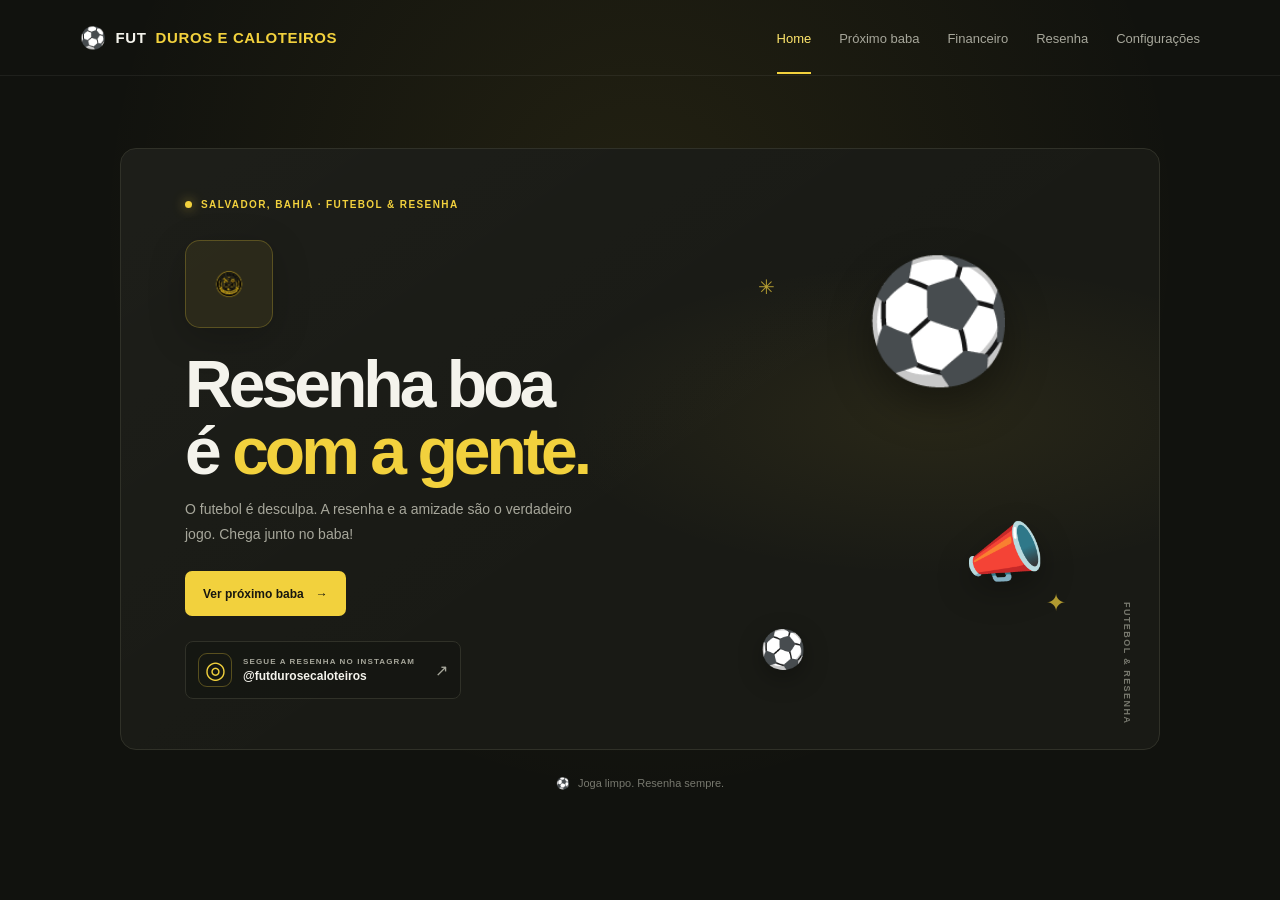
<file: index.html>
<!DOCTYPE html>
<html lang="pt-BR">
<head>
    <meta charset="UTF-8">
    <meta name="viewport" content="width=device-width, initial-scale=1.0">
    <meta name="theme-color" content="#11120e">
    <title>Fut Duros e Caloteiros</title>
    <link rel="stylesheet" href="style.css">
</head>
<body>
    <nav class="menu-navegacao" aria-label="Navegação principal">
        <a class="marca" href="index.html" aria-current="page"><span class="marca-bola" aria-hidden="true">⚽</span> FUT <strong>DUROS E CALOTEIROS</strong></a>
        <div class="links-navegacao">
            <a class="ativo" href="index.html" aria-current="page">Home</a>
            <a href="proximobaba.html">Próximo baba</a>
            <a href="financeiro.html">Financeiro</a>
            <a href="resenha.html">Resenha</a>
            <a href="configurações.html">Configurações</a>
        </div>
    </nav>

    <main class="conteudo-principal">
        <section class="painel-entrada" aria-labelledby="titulo-principal">
            <div class="decoracoes-futebol" aria-hidden="true">
                <span class="objeto-futebol bola-flutuante">⚽</span>
                <span class="objeto-futebol apito-flutuante">📣</span>
                <span class="objeto-futebol bola-pequena">⚽</span>
                <span class="brilho brilho-um">✳</span>
                <span class="brilho brilho-dois">✦</span>
            </div>

            <div class="conteudo-painel">
                <p class="sobretitulo"><span class="ponto-ao-vivo" aria-hidden="true"></span> SALVADOR, BAHIA · FUTEBOL & RESENHA</p>
                <div class="logo-container">
                    <img src="assets/logo.png" alt="Escudo do time Fut Duros e Caloteiros" class="logo">
                </div>
                <h1 id="titulo-principal">Resenha boa<br>é <span>com a gente.</span></h1>
                <p class="introducao">O futebol é desculpa. A resenha e a amizade são o verdadeiro jogo. Chega junto no baba!</p>
                <a class="botao botao-amarelo" href="proximobaba.html">Ver próximo baba <span aria-hidden="true">→</span></a>
                <a class="link-instagram" href="https://www.instagram.com/futdurosecaloteiros/" target="_blank" rel="noopener noreferrer" aria-label="Acompanhe Fut Duros e Caloteiros no Instagram: @futdurosecaloteiros">
                    <span class="icone-instagram" aria-hidden="true">◎</span>
                    <span class="texto-instagram"><span class="rotulo-instagram">SEGUE A RESENHA NO INSTAGRAM</span><strong>@futdurosecaloteiros</strong></span>
                    <span class="seta-instagram" aria-hidden="true">↗</span>
                </a>
            </div>

            <div class="etiqueta-vertical" aria-hidden="true">FUTEBOL & RESENHA</div>
        </section>

        <footer class="rodape-pagina"><span aria-hidden="true">⚽</span> Joga limpo. Resenha sempre.</footer>


    </main>
</body>
</html>
</file>
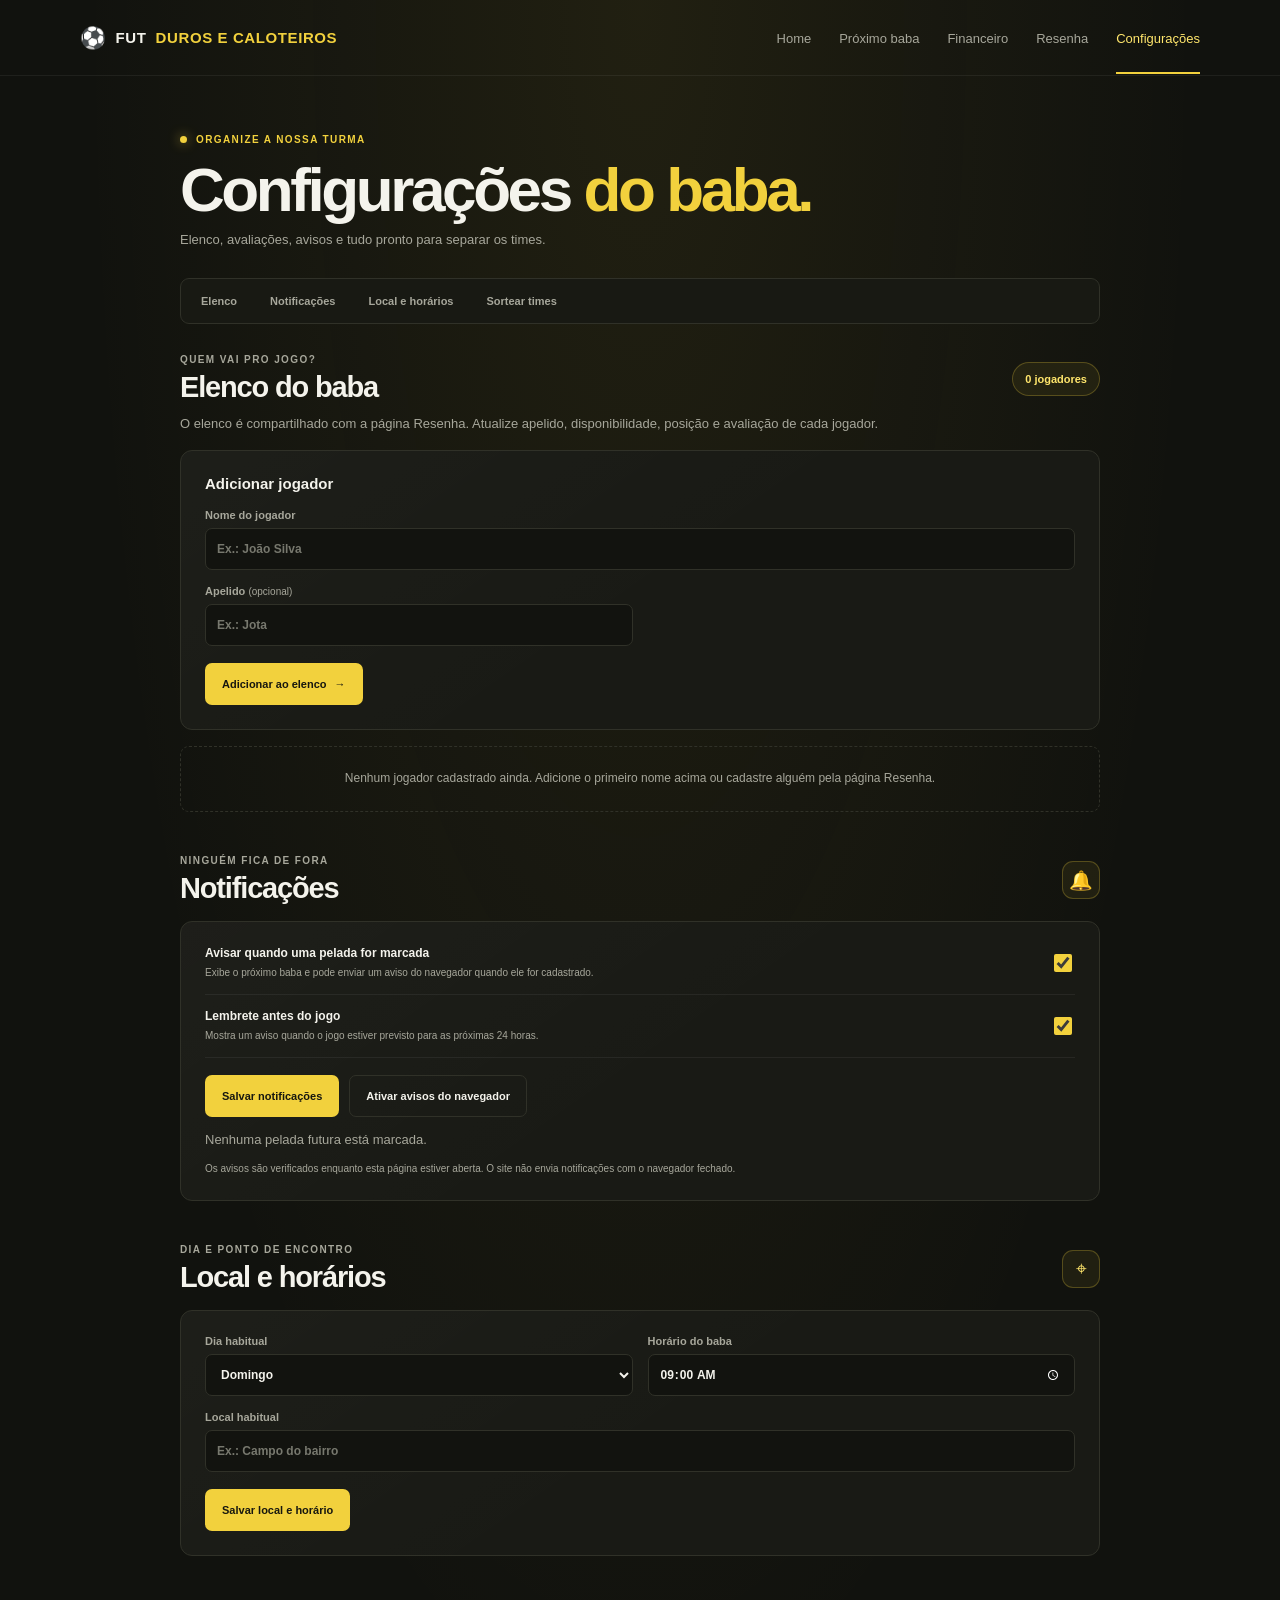
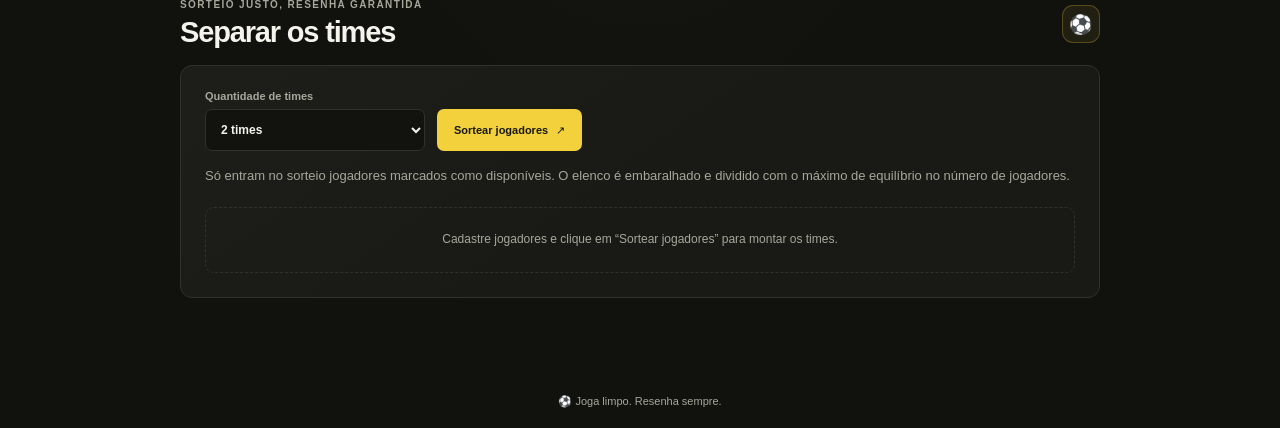
<file: configurações.html>
<!DOCTYPE html>
<html lang="pt-BR">
<head>
    <meta charset="UTF-8">
    <meta name="viewport" content="width=device-width, initial-scale=1.0">
    <meta name="theme-color" content="#11120e">
    <meta name="description" content="Configure o elenco, as notificações e os horários do Fut Duros e Caloteiros.">
    <title>Configurações | Fut Duros e Caloteiros</title>
    <link rel="stylesheet" href="configuracoes.css">
    <script src="configuracoes.js" defer></script>
</head>
<body>
    <nav class="menu-navegacao" aria-label="Navegação principal">
        <a class="marca" href="index.html"><span class="marca-bola" aria-hidden="true">⚽</span> FUT <strong>DUROS E CALOTEIROS</strong></a>
        <div class="links-navegacao">
            <a href="index.html">Home</a>
            <a href="proximobaba.html">Próximo baba</a>
            <a href="financeiro.html">Financeiro</a>
            <a href="resenha.html">Resenha</a>
            <a class="ativo" href="configurações.html" aria-current="page">Configurações</a>
        </div>
    </nav>

    <main class="conteudo-principal">
        <header class="cabecalho-pagina">
            <p class="sobretitulo"><span class="ponto-ao-vivo" aria-hidden="true"></span> ORGANIZE A NOSSA TURMA</p>
            <h1>Configurações <span>do baba.</span></h1>
            <p class="introducao">Elenco, avaliações, avisos e tudo pronto para separar os times.</p>
        </header>
        <p id="aviso-aplicacao" class="aviso-aplicacao" role="status" aria-live="polite"></p>

        <nav class="atalhos-configuracoes" aria-label="Seções de configurações">
            <a href="#elenco">Elenco</a>
            <a href="#notificacoes">Notificações</a>
            <a href="#agenda">Local e horários</a>
            <a href="#sorteio">Sortear times</a>
        </nav>

        <section id="elenco" class="secao-configuracoes" aria-labelledby="titulo-elenco">
            <div class="cabecalho-secao">
                <div>
                    <p class="rotulo">QUEM VAI PRO JOGO?</p>
                    <h2 id="titulo-elenco">Elenco do baba</h2>
                </div>
                <span id="total-jogadores" class="etiqueta-contagem">0 jogadores</span>
            </div>
            <p class="texto-apoio">O elenco é compartilhado com a página Resenha. Atualize apelido, disponibilidade, posição e avaliação de cada jogador.</p>

            <form id="formulario-jogador" class="cartao formulario-jogador">
                <h3>Adicionar jogador</h3>
                <div class="grade-campos">
                    <label class="campo campo-amplo">
                        <span>Nome do jogador</span>
                        <input id="nome-jogador" name="name" type="text" maxlength="50" autocomplete="name" placeholder="Ex.: João Silva" required>
                    </label>
                    <label class="campo">
                        <span>Apelido <small>(opcional)</small></span>
                        <input id="apelido-jogador" name="nickname" type="text" maxlength="30" placeholder="Ex.: Jota">
                    </label>
                </div>
                <div class="acoes-formulario">
                    <button class="botao botao-amarelo" type="submit">Adicionar ao elenco <span aria-hidden="true">→</span></button>
                </div>
            </form>

            <div id="lista-jogadores" class="lista-jogadores"></div>
            <p id="elenco-vazio" class="estado-vazio" hidden>Nenhum jogador cadastrado ainda. Adicione o primeiro nome acima ou cadastre alguém pela página Resenha.</p>
        </section>

        <section id="notificacoes" class="secao-configuracoes" aria-labelledby="titulo-notificacoes">
            <div class="cabecalho-secao">
                <div>
                    <p class="rotulo">NINGUÉM FICA DE FORA</p>
                    <h2 id="titulo-notificacoes">Notificações</h2>
                </div>
                <span class="icone-secao" aria-hidden="true">🔔</span>
            </div>
            <form id="formulario-notificacoes" class="cartao formulario-configuracoes">
                <label class="opcao-notificacao">
                    <span><strong>Avisar quando uma pelada for marcada</strong><small>Exibe o próximo baba e pode enviar um aviso do navegador quando ele for cadastrado.</small></span>
                    <input id="notificar-novo-jogo" type="checkbox">
                </label>
                <label class="opcao-notificacao">
                    <span><strong>Lembrete antes do jogo</strong><small>Mostra um aviso quando o jogo estiver previsto para as próximas 24 horas.</small></span>
                    <input id="notificar-lembrete" type="checkbox">
                </label>
                <div class="acoes-formulario">
                    <button class="botao botao-amarelo" type="submit">Salvar notificações</button>
                    <button id="botao-permissao-notificacao" class="botao botao-contorno" type="button">Ativar avisos do navegador</button>
                </div>
                <p id="status-permissao-notificacao" class="texto-apoio texto-status" aria-live="polite"></p>
                <p id="resumo-notificacoes" class="texto-apoio texto-status" aria-live="polite"></p>
                <p class="nota-local">Os avisos são verificados enquanto esta página estiver aberta. O site não envia notificações com o navegador fechado.</p>
            </form>
        </section>

        <section id="agenda" class="secao-configuracoes" aria-labelledby="titulo-agenda">
            <div class="cabecalho-secao">
                <div>
                    <p class="rotulo">DIA E PONTO DE ENCONTRO</p>
                    <h2 id="titulo-agenda">Local e horários</h2>
                </div>
                <span class="icone-secao" aria-hidden="true">⌖</span>
            </div>
            <form id="formulario-agenda" class="cartao formulario-configuracoes">
                <div class="grade-campos">
                    <label class="campo">
                        <span>Dia habitual</span>
                        <select id="dia-baba" name="day">
                            <option value="domingo">Domingo</option>
                            <option value="segunda">Segunda-feira</option>
                            <option value="terca">Terça-feira</option>
                            <option value="quarta">Quarta-feira</option>
                            <option value="quinta">Quinta-feira</option>
                            <option value="sexta">Sexta-feira</option>
                            <option value="sabado">Sábado</option>
                        </select>
                    </label>
                    <label class="campo">
                        <span>Horário do baba</span>
                        <input id="horario-baba" name="time" type="time" required>
                    </label>
                    <label class="campo campo-amplo">
                        <span>Local habitual</span>
                        <input id="local-baba" name="location" type="text" maxlength="100" placeholder="Ex.: Campo do bairro" required>
                    </label>
                </div>
                <div class="acoes-formulario">
                    <button class="botao botao-amarelo" type="submit">Salvar local e horário</button>
                </div>
            </form>
        </section>

        <section id="sorteio" class="secao-configuracoes" aria-labelledby="titulo-sorteio">
            <div class="cabecalho-secao">
                <div>
                    <p class="rotulo">SORTEIO JUSTO, RESENHA GARANTIDA</p>
                    <h2 id="titulo-sorteio">Separar os times</h2>
                </div>
                <span class="icone-secao" aria-hidden="true">⚽</span>
            </div>
            <div class="cartao painel-sorteio">
                <div class="controles-sorteio">
                    <label class="campo">
                        <span>Quantidade de times</span>
                        <select id="quantidade-times">
                            <option value="2">2 times</option>
                            <option value="3">3 times</option>
                            <option value="4">4 times</option>
                        </select>
                    </label>
                    <button id="botao-sortear" class="botao botao-amarelo" type="button">Sortear jogadores <span aria-hidden="true">↗</span></button>
                </div>
                <p class="texto-apoio">Só entram no sorteio jogadores marcados como disponíveis. O elenco é embaralhado e dividido com o máximo de equilíbrio no número de jogadores.</p>
                <div id="resultado-sorteio" class="resultado-sorteio" aria-live="polite">
                    <p class="estado-vazio">Cadastre jogadores e clique em “Sortear jogadores” para montar os times.</p>
                </div>
            </div>
        </section>
    </main>
    <footer class="rodape">⚽ Joga limpo. Resenha sempre.</footer>
</body>
</html>
</file>
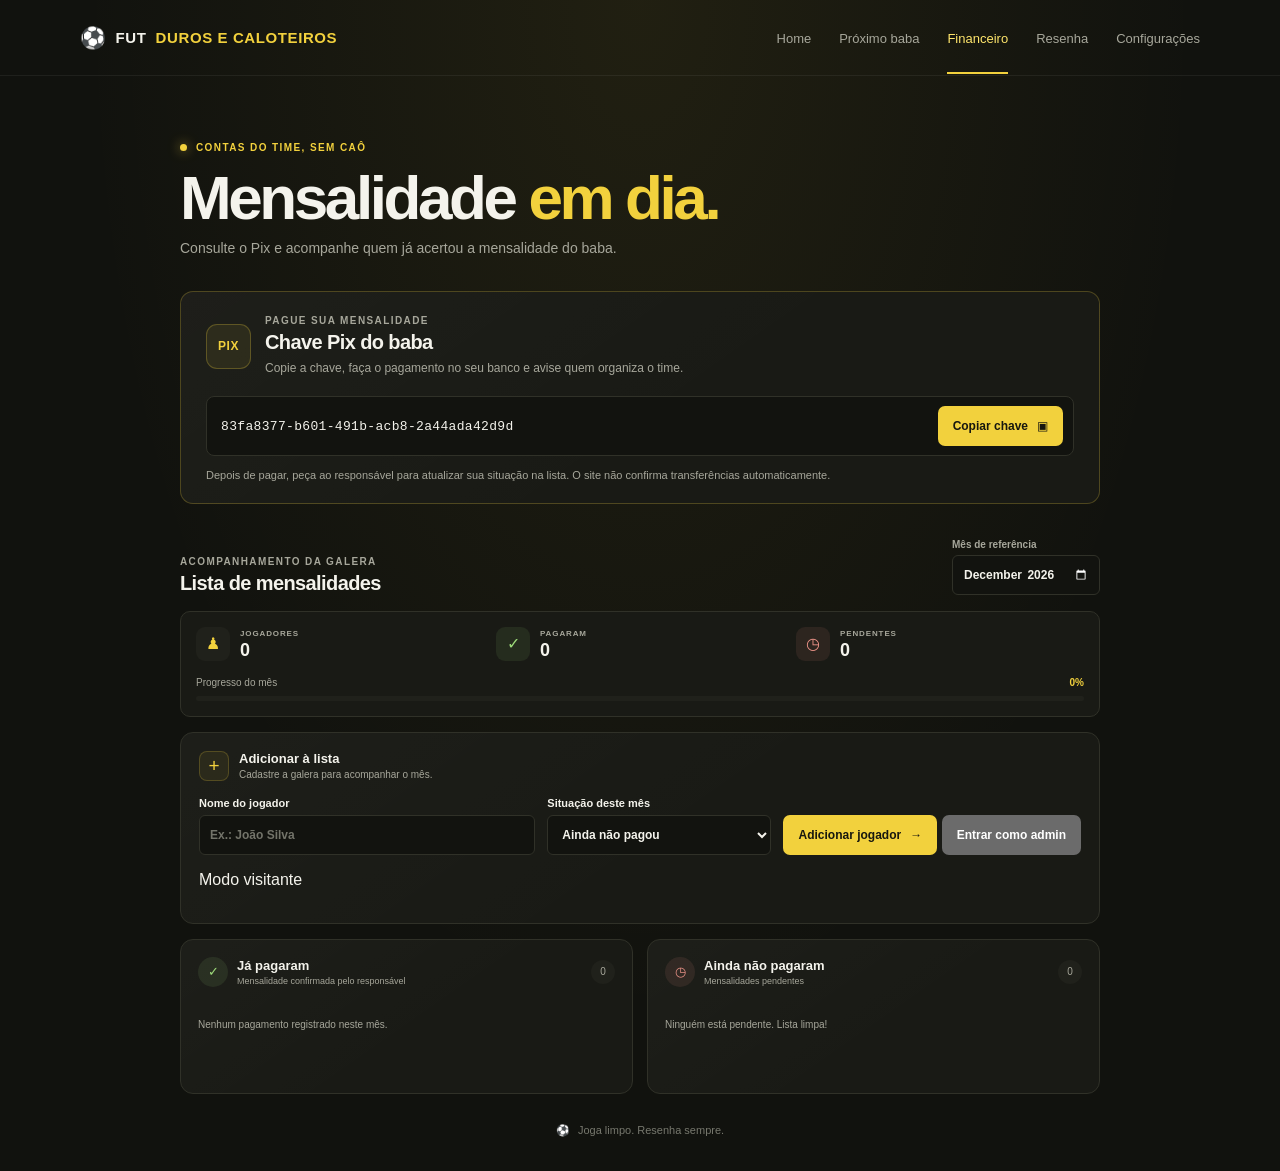
<file: financeiro.html>
<!DOCTYPE html>
<html lang="pt-BR">
<head>
    <meta charset="UTF-8">
    <meta name="viewport" content="width=device-width, initial-scale=1.0">
    <meta name="theme-color" content="#11120e">
    <title>Financeiro | Fut Duros e Caloteiros</title>
    <link rel="stylesheet" href="financeiro.css">
    <script src="financeiro.js" defer></script>
</head>
<body>
    <nav class="menu-navegacao" aria-label="Navegação principal">
        <a class="marca" href="index.html"><span class="marca-bola" aria-hidden="true">⚽</span> FUT <strong>DUROS E CALOTEIROS</strong></a>
        <div class="links-navegacao">
            <a href="index.html">Home</a>
            <a href="proximobaba.html">Próximo baba</a>
            <a class="ativo" href="financeiro.html" aria-current="page">Financeiro</a>
            <a href="resenha.html">Resenha</a>
            <a href="configurações.html">Configurações</a>
        </div>
    </nav>

    <main class="conteudo-principal">
        <header class="cabecalho-pagina">
            <p class="sobretitulo"><span class="ponto-ao-vivo" aria-hidden="true"></span> CONTAS DO TIME, SEM CAÔ</p>
            <h1>Mensalidade <span>em dia.</span></h1>
            <p class="introducao">Consulte o Pix e acompanhe quem já acertou a mensalidade do baba.</p>
        </header>

        <p id="aviso-aplicacao" class="aviso-aplicacao" role="status" aria-live="polite"></p>

        <section class="cartao pix-cartao" aria-labelledby="titulo-pix">
            <div class="pix-conteudo">
                <span class="icone-pix" aria-hidden="true">PIX</span>
                <div class="pix-texto">
                    <p class="rotulo">PAGUE SUA MENSALIDADE</p>
                    <h2 id="titulo-pix">Chave Pix do baba</h2>
                    <p>Copie a chave, faça o pagamento no seu banco e avise quem organiza o time.</p>
                </div>
            </div>
            <div class="chave-pix">
                <code id="chave-pix">83fa8377-b601-491b-acb8-2a44ada42d9d</code>
                <button class="botao botao-amarelo botao-copiar" id="botao-copiar-pix" type="button" aria-label="Copiar chave Pix">
                    <span id="rotulo-copiar">Copiar chave</span><span aria-hidden="true">▣</span>
                </button>
            </div>
            <p class="pix-aviso">Depois de pagar, peça ao responsável para atualizar sua situação na lista. O site não confirma transferências automaticamente.</p>
        </section>

        <section class="secao-mensalidade" aria-labelledby="titulo-lista">
            <div class="titulo-secao">
                <div>
                    <p class="rotulo">ACOMPANHAMENTO DA GALERA</p>
                    <h2 id="titulo-lista">Lista de mensalidades</h2>
                </div>
                <label class="seletor-mes">
                    <span>Mês de referência</span>
                    <input id="mes-referencia" type="month" aria-label="Mês de referência">
                </label>
            </div>

            <div class="resumo-pagamentos" aria-live="polite">
                <div class="resumo-item">
                    <span class="resumo-icone" aria-hidden="true">♟</span>
                    <span class="resumo-dados"><span class="resumo-rotulo">JOGADORES</span><strong id="total-jogadores">0</strong></span>
                </div>
                <div class="resumo-item resumo-item-pagos">
                    <span class="resumo-icone" aria-hidden="true">✓</span>
                    <span class="resumo-dados"><span class="resumo-rotulo">PAGARAM</span><strong id="total-pagos">0</strong></span>
                </div>
                <div class="resumo-item resumo-item-pendentes">
                    <span class="resumo-icone" aria-hidden="true">◷</span>
                    <span class="resumo-dados"><span class="resumo-rotulo">PENDENTES</span><strong id="total-pendentes">0</strong></span>
                </div>
                <div class="progresso-pagamentos" role="img" aria-label="Progresso de pagamentos">
                    <div class="progresso-cabecalho"><span>Progresso do mês</span><strong id="percentual-pago">0%</strong></div>
                    <div class="trilho-progresso"><span id="barra-progresso"></span></div>
                </div>
            </div>

            <section class="cartao formulario-cartao" aria-labelledby="titulo-adicionar">
                <div class="titulo-formulario">
                    <span class="adicionar-icone" aria-hidden="true">+</span>
                    <div><h3 id="titulo-adicionar">Adicionar à lista</h3><p>Cadastre a galera para acompanhar o mês.</p></div>
                </div>
                <form id="formulario-jogador" class="formulario-jogador">
                    <label class="campo campo-nome">
                        <span>Nome do jogador</span>
                        <input id="nome-jogador" name="name" type="text" maxlength="50" placeholder="Ex.: João Silva" autocomplete="name" required>
                    </label>
                    <label class="campo campo-situacao">
                        <span>Situação deste mês</span>
                        <select id="situacao-inicial" name="status">
                            <option value="pending">Ainda não pagou</option>
                            <option value="paid">Já pagou</option>
                        </select>
                    </label>
                    <div class="acoes-formulario">
                        <button class="botao botao-amarelo botao-adicionar" type="submit">Adicionar jogador <span aria-hidden="true">→</span></button>
                        <button class="botao botao-secundario botao-admin" id="botao-admin" type="button">Entrar como admin</button>
                    </div>
                </form>
                <p id="status-admin" class="status-admin" aria-live="polite">Modo visitante</p>
            </section>

            <div class="listas-pagamento">
                <section class="cartao lista-cartao" aria-labelledby="titulo-pagos">
                    <div class="titulo-lista">
                        <span class="indicador indicador-pago" aria-hidden="true">✓</span>
                        <div><h3 id="titulo-pagos">Já pagaram</h3><p>Mensalidade confirmada pelo responsável</p></div>
                        <span id="quantidade-pagos" class="quantidade">0</span>
                    </div>
                    <ul id="lista-pagos" class="lista-jogadores"></ul>
                    <p id="vazio-pagos" class="lista-vazia">Nenhum pagamento registrado neste mês.</p>
                </section>

                <section class="cartao lista-cartao" aria-labelledby="titulo-pendentes">
                    <div class="titulo-lista">
                        <span class="indicador indicador-pendente" aria-hidden="true">◷</span>
                        <div><h3 id="titulo-pendentes">Ainda não pagaram</h3><p>Mensalidades pendentes</p></div>
                        <span id="quantidade-pendentes" class="quantidade">0</span>
                    </div>
                    <ul id="lista-pendentes" class="lista-jogadores"></ul>
                    <p id="vazio-pendentes" class="lista-vazia">Ninguém está pendente. Lista limpa!</p>
                </section>
            </div>
        </section>

        <footer class="rodape-pagina"><span aria-hidden="true">⚽</span> Joga limpo. Resenha sempre.</footer>
    </main>
</body>
</html>
</file>
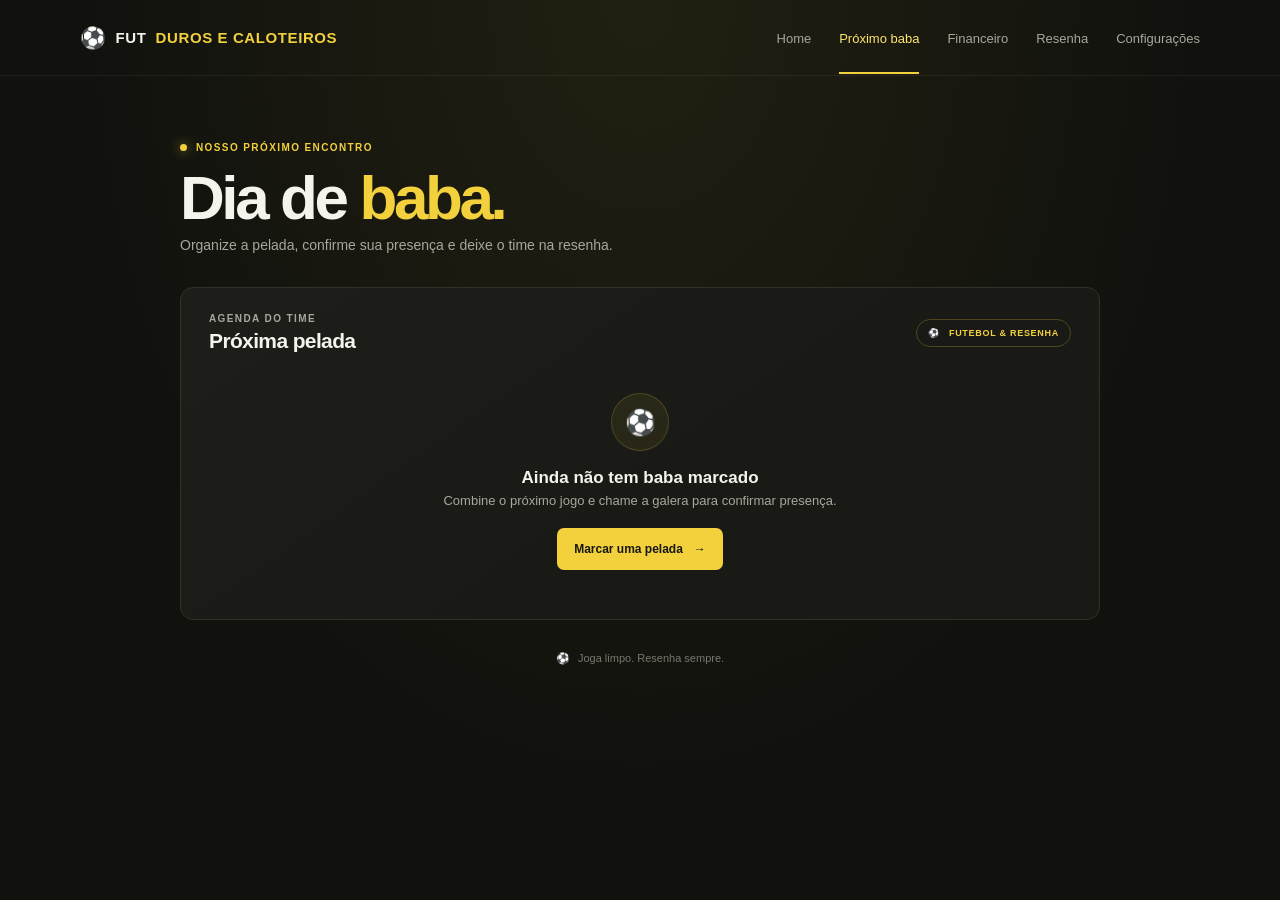
<file: proximobaba.html>
<!DOCTYPE html>
<html lang="pt-BR">
<head>
    <meta charset="UTF-8">
    <meta name="viewport" content="width=device-width, initial-scale=1.0">
    <meta name="theme-color" content="#11120e">
    <title>Próximo baba | Fut Duros e Caloteiros</title>
    <link rel="stylesheet" href="proximobaba.css">
    <script src="proximobaba.js" defer></script>
</head>
<body>
    <nav class="menu-navegacao" aria-label="Navegação principal">
        <a class="marca" href="index.html"><span class="marca-bola" aria-hidden="true">⚽</span> FUT <strong>DUROS E CALOTEIROS</strong></a>
        <div class="links-navegacao">
            <a href="index.html">Home</a>
            <a class="ativo" href="proximobaba.html" aria-current="page">Próximo baba</a>
            <a href="financeiro.html">Financeiro</a>
            <a href="resenha.html">Resenha</a>
            <a href="configurações.html">Configurações</a>
        </div>
    </nav>

    <main class="conteudo-principal">
        <header class="cabecalho-pagina">
            <p class="sobretitulo"><span class="ponto-ao-vivo" aria-hidden="true"></span> NOSSO PRÓXIMO ENCONTRO</p>
            <h1>Dia de <span>baba.</span></h1>
            <p class="introducao">Organize a pelada, confirme sua presença e deixe o time na resenha.</p>
        </header>
        <p id="aviso-aplicacao" class="aviso-aplicacao" role="status" aria-live="polite"></p>

        <section class="cartao agenda-cartao" aria-labelledby="titulo-agenda">
            <div class="titulo-secao">
                <div>
                    <p class="rotulo">AGENDA DO TIME</p>
                    <h2 id="titulo-agenda">Próxima pelada</h2>
                </div>
                <span class="etiqueta-agenda">⚽ &nbsp; FUTEBOL & RESENHA</span>
            </div>
            <div id="estado-vazio" class="estado-vazio">
                <span class="icone-vazio" aria-hidden="true">⚽</span>
                <h3>Ainda não tem baba marcado</h3>
                <p>Combine o próximo jogo e chame a galera para confirmar presença.</p>
                <button class="botao botao-amarelo" id="botao-primeira-pelada" type="button">Marcar uma pelada <span aria-hidden="true">→</span></button>
            </div>
            <div id="detalhes-pelada" class="detalhes-pelada" hidden>
                <div class="resumo-pelada">
                    <div class="data-destaque">
                        <span id="dia-semana" class="dia-semana"></span>
                        <strong id="dia-numero" class="dia-numero"></strong>
                        <span id="mes-ano" class="mes-ano"></span>
                    </div>
                    <div class="dados-pelada">
                        <p class="rotulo">DIA DE JOGO</p>
                        <h3 id="data-formatada"></h3>
                        <div class="informacoes-pelada">
                            <span><span aria-hidden="true">◷</span> <span id="horario-formatado"></span></span>
                            <span><span aria-hidden="true">⌖</span> <span id="local-formatado"></span></span>
                        </div>
                    </div>
                    <div class="acoes-agenda">
                        <button class="botao botao-contorno" id="botao-editar-pelada" type="button">Editar</button>
                        <button class="botao botao-excluir" id="botao-excluir-pelada" type="button">Cancelar pelada</button>
                    </div>
                </div>
                <div class="previsao" id="previsao" aria-live="polite">
                    <div class="icone-previsao" aria-hidden="true">☀</div>
                    <div class="texto-previsao">
                        <span class="rotulo">PREVISÃO DO TEMPO · SALVADOR</span>
                        <p id="texto-previsao">Buscando previsão para o dia do jogo...</p>
                    </div>
                    <span id="temperaturas" class="temperaturas"></span>
                </div>
            </div>
        </section>

        <section id="formulario-pelada-secao" class="cartao formulario-cartao" aria-labelledby="titulo-formulario-pelada" hidden>
            <div class="titulo-secao">
                <div>
                    <p class="rotulo">BORA ORGANIZAR</p>
                    <h2 id="titulo-formulario-pelada">Marcar uma pelada</h2>
                </div>
            </div>
            <form id="formulario-pelada">
                <div class="campos-pelada">
                    <label class="campo">
                        <span>Data</span>
                        <input id="data-pelada" name="date" type="date" required>
                    </label>
                    <label class="campo">
                        <span>Horário</span>
                        <input id="horario-pelada" name="time" type="time" required>
                    </label>
                    <label class="campo campo-local">
                        <span>Local do baba</span>
                        <input id="local-pelada" name="location" type="text" maxlength="80" placeholder="Ex.: Campo do bairro" required>
                    </label>
                </div>
                <p class="ajuda-formulario">A previsão é consultada para Salvador (BA). Você pode marcar o jogo em outro local.</p>
                <div class="botoes-formulario">
                    <button class="botao botao-amarelo" id="botao-salvar-pelada" type="submit">Salvar pelada <span aria-hidden="true">→</span></button>
                    <button class="botao botao-texto" id="botao-cancelar-formulario" type="button">Cancelar</button>
                </div>
            </form>
        </section>

        <section id="presencas-secao" class="secao-presencas" aria-labelledby="titulo-presencas" hidden>
            <div class="titulo-secao titulo-presencas">
                <div>
                    <p class="rotulo">A LISTA DO JOGO</p>
                    <h2 id="titulo-presencas">Quem vai colar?</h2>
                </div>
                <span id="total-confirmados" class="contador">0 confirmados</span>
            </div>
            <div class="colunas-presenca">
                <section class="cartao lista-cartao" aria-labelledby="titulo-confirmados">
                    <div class="titulo-lista">
                        <span class="indicador indicador-presente" aria-hidden="true">✓</span>
                        <div><h3 id="titulo-confirmados">Tamo dentro</h3><p>Confirmaram presença</p></div>
                        <span id="quantidade-presentes" class="quantidade">0</span>
                    </div>
                    <ul id="lista-presentes" class="lista-jogadores"></ul>
                    <p id="vazio-presentes" class="lista-vazia">Ninguém confirmou ainda. Seja o primeiro!</p>
                </section>
                <section class="cartao lista-cartao lista-ausentes-cartao" aria-labelledby="titulo-ausentes">
                    <div class="titulo-lista">
                        <span class="indicador indicador-ausente" aria-hidden="true">—</span>
                        <div><h3 id="titulo-ausentes">Fica pra próxima</h3><p>Não vão conseguir ir</p></div>
                        <span id="quantidade-ausentes" class="quantidade">0</span>
                    </div>
                    <ul id="lista-ausentes" class="lista-jogadores"></ul>
                    <p id="vazio-ausentes" class="lista-vazia">Ainda não há ausências informadas.</p>
                </section>
            </div>
        </section>

        <section id="confirmacao-secao" class="cartao confirmacao-cartao" aria-labelledby="titulo-confirmacao" hidden>
            <div class="titulo-secao">
                <div>
                    <p class="rotulo">E AÍ, VAI JOGAR?</p>
                    <h2 id="titulo-confirmacao">Confirme sua presença</h2>
                </div>
            </div>
            <form id="formulario-presenca">
                <div class="campos-presenca">
                    <label class="campo campo-nome">
                        <span>Seu nome</span>
                        <input id="nome-jogador" name="name" type="text" maxlength="40" placeholder="Como a galera te chama?" autocomplete="name" required>
                    </label>
                    <fieldset class="campo campo-status">
                        <legend>Sua resposta</legend>
                        <div class="opcoes-presenca">
                            <label class="opcao-presenca">
                                <input type="radio" name="status" value="present" checked>
                                <span class="opcao-presenca-conteudo"><span aria-hidden="true">✓</span> Tô dentro</span>
                            </label>
                            <label class="opcao-presenca">
                                <input type="radio" name="status" value="absent">
                                <span class="opcao-presenca-conteudo"><span aria-hidden="true">×</span> Não vou</span>
                            </label>
                        </div>
                    </fieldset>
                    <label class="campo campo-motivo" id="campo-motivo" hidden>
                        <span>Motivo da ausência</span>
                        <input id="motivo-ausencia" name="reason" type="text" maxlength="100" placeholder="Ex.: compromisso, trabalho...">
                    </label>
                </div>
                <div class="botoes-formulario">
                    <button class="botao botao-amarelo" type="submit">Salvar resposta <span aria-hidden="true">→</span></button>
                    <p class="ajuda-formulario">Já respondeu? Envie novamente com o mesmo nome para atualizar sua resposta.</p>
                </div>
            </form>
            <p id="mensagem-status" class="mensagem-status" role="status" aria-live="polite"></p>
        </section>

        <footer class="rodape-pagina"><span aria-hidden="true">⚽</span> Joga limpo. Resenha sempre.</footer>
    </main>
</body>
</html>
</file>
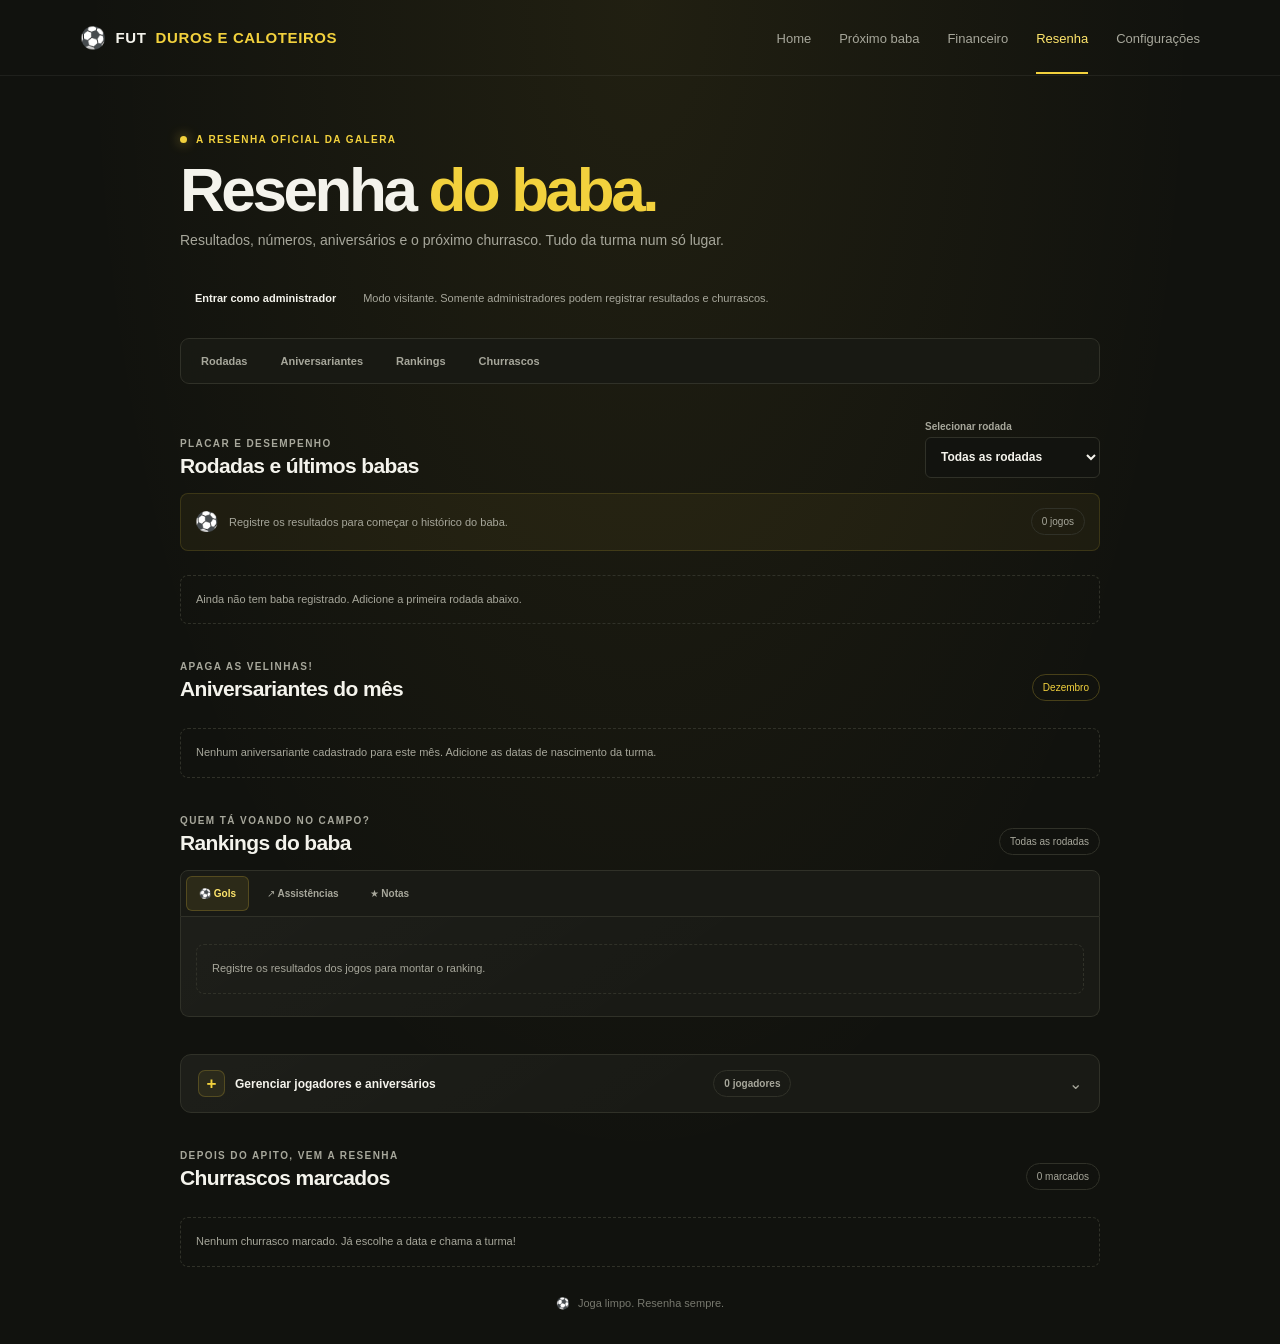
<file: resenha.html>
<!DOCTYPE html>
<html lang="pt-BR">
<head>
    <meta charset="UTF-8">
    <meta name="viewport" content="width=device-width, initial-scale=1.0">
    <meta name="theme-color" content="#11120e">
    <title>Resenha | Fut Duros e Caloteiros</title>
    <link rel="stylesheet" href="resenha.css">
    <script src="resenha.js" defer></script>
</head>
<body>
    <nav class="menu-navegacao" aria-label="Navegação principal">
        <a class="marca" href="index.html"><span class="marca-bola" aria-hidden="true">⚽</span> FUT <strong>DUROS E CALOTEIROS</strong></a>
        <div class="links-navegacao">
            <a href="index.html">Home</a>
            <a href="proximobaba.html">Próximo baba</a>
            <a href="financeiro.html">Financeiro</a>
            <a class="ativo" href="resenha.html" aria-current="page">Resenha</a>
            <a href="configurações.html">Configurações</a>
        </div>
    </nav>

    <main class="conteudo-principal">
        <header class="cabecalho-pagina">
            <p class="sobretitulo"><span class="ponto-ao-vivo" aria-hidden="true"></span> A RESENHA OFICIAL DA GALERA</p>
            <h1>Resenha <span>do baba.</span></h1>
            <p class="introducao">Resultados, números, aniversários e o próximo churrasco. Tudo da turma num só lugar.</p>
        </header>
        <p id="aviso-aplicacao" class="aviso-aplicacao" role="status" aria-live="polite"></p>
        <div class="controles-admin">
            <button id="botao-admin" class="botao botao-contorno" type="button">Entrar como administrador</button>
            <span id="status-admin" aria-live="polite">Modo visitante. Somente administradores podem registrar resultados e churrascos.</span>
        </div>

        <nav class="atalhos-resenha" aria-label="Seções da resenha">
            <a href="#rodadas">Rodadas</a>
            <a href="#aniversariantes">Aniversariantes</a>
            <a href="#rankings">Rankings</a>
            <a href="#churrascos">Churrascos</a>
        </nav>

        <section id="rodadas" class="secao-resenha" aria-labelledby="titulo-rodadas">
            <div class="cabecalho-secao">
                <div>
                    <p class="rotulo">PLACAR E DESEMPENHO</p>
                    <h2 id="titulo-rodadas">Rodadas e últimos babas</h2>
                </div>
                <label class="seletor-rodada">
                    <span>Selecionar rodada</span>
                    <select id="seletor-rodada" aria-label="Selecionar rodada">
                        <option value="all">Todas as rodadas</option>
                    </select>
                </label>
            </div>

            <div id="resumo-rodada" class="resumo-rodada">
                <span class="bola-resumo" aria-hidden="true">⚽</span>
                <span id="texto-resumo-rodada">Registre os resultados para começar o histórico do baba.</span>
                <span id="quantidade-rodadas" class="contador">0 jogos</span>
            </div>

            <div id="lista-babas" class="lista-babas"></div>
            <p id="vazio-babas" class="estado-vazio">Ainda não tem baba registrado. Adicione a primeira rodada abaixo.</p>

            <details class="cartao formulario-detalhes">
                <summary><span class="mais-icone" aria-hidden="true">+</span><span>Registrar resultado de um baba</span></summary>
                <form id="formulario-baba" class="formulario-baba">
                    <div class="campos-formulario">
                        <label class="campo">
                            <span>Rodada</span>
                            <input id="numero-rodada" name="round" type="number" min="1" step="1" placeholder="Ex.: 1" required>
                        </label>
                        <label class="campo">
                            <span>Data do baba</span>
                            <input id="data-baba" name="date" type="date" required>
                        </label>
                        <label class="campo campo-local">
                            <span>Local ou nome do jogo</span>
                            <input id="local-baba" name="location" type="text" maxlength="70" placeholder="Ex.: Baba de domingo · Campo do bairro" required>
                        </label>
                        <label class="campo campo-placar">
                            <span>Placar</span>
                            <input id="placar-baba" name="score" type="text" inputmode="numeric" maxlength="7" placeholder="3 x 2" pattern="[0-9]{1,2}\s*[xX:]\s*[0-9]{1,2}" required>
                        </label>
                    </div>
                    <div class="titulo-desempenho">
                        <h3>Desempenho dos jogadores</h3>
                        <p>Marque quem jogou e informe os números. A nota é calculada automaticamente de 0,0 a 10,0.</p>
                    </div>
                    <div id="grade-desempenho" class="grade-desempenho"></div>
                    <p id="sem-jogadores" class="lista-vazia">Cadastre os jogadores abaixo antes de registrar um resultado.</p>
                    <div class="botoes-formulario">
                        <button id="botao-salvar-baba" class="botao botao-amarelo" type="submit">Salvar resultado <span aria-hidden="true">→</span></button>
                        <span class="ajuda-formulario">As estatísticas alimentam os rankings da rodada selecionada.</span>
                    </div>
                </form>
            </details>
        </section>

        <section id="aniversariantes" class="secao-resenha" aria-labelledby="titulo-aniversariantes">
            <div class="cabecalho-secao">
                <div>
                    <p class="rotulo">APAGA AS VELINHAS!</p>
                    <h2 id="titulo-aniversariantes">Aniversariantes do mês</h2>
                </div>
                <span id="mes-aniversarios" class="etiqueta-agenda"></span>
            </div>
            <div id="lista-aniversariantes" class="lista-aniversariantes"></div>
            <p id="vazio-aniversariantes" class="estado-vazio">Nenhum aniversariante cadastrado para este mês. Adicione as datas de nascimento da turma.</p>
        </section>

        <section id="rankings" class="secao-resenha" aria-labelledby="titulo-rankings">
            <div class="cabecalho-secao">
                <div>
                    <p class="rotulo">QUEM TÁ VOANDO NO CAMPO?</p>
                    <h2 id="titulo-rankings">Rankings do baba</h2>
                </div>
                <span id="escopo-ranking" class="escopo-ranking">Todas as rodadas</span>
            </div>
            <div class="abas-ranking" role="tablist" aria-label="Categoria do ranking">
                <button class="aba-ranking ativa" id="aba-gols" type="button" role="tab" aria-selected="true" aria-controls="conteudo-ranking" data-ranking="goals">⚽ Gols</button>
                <button class="aba-ranking" id="aba-assistencias" type="button" role="tab" aria-selected="false" aria-controls="conteudo-ranking" data-ranking="assists">↗ Assistências</button>
                <button class="aba-ranking" id="aba-notas" type="button" role="tab" aria-selected="false" aria-controls="conteudo-ranking" data-ranking="rating">★ Notas</button>
            </div>
            <div id="conteudo-ranking" class="cartao ranking-cartao" role="tabpanel" aria-labelledby="aba-gols">
                <div id="lista-ranking" class="lista-ranking"></div>
                <p id="vazio-ranking" class="lista-vazia">Registre os resultados dos jogos para montar o ranking.</p>
            </div>
        </section>

        <section class="secao-resenha" aria-labelledby="titulo-jogadores">
            <details class="cartao formulario-detalhes">
                <summary><span class="mais-icone" aria-hidden="true">+</span><span id="titulo-jogadores">Gerenciar jogadores e aniversários</span><span id="total-cadastrados" class="contador">0 jogadores</span></summary>
                <form id="formulario-jogador" class="formulario-jogador">
                    <label class="campo">
                        <span>Nome do jogador</span>
                        <input id="nome-jogador" name="name" type="text" maxlength="50" placeholder="Ex.: João Silva" required>
                    </label>
                    <label class="campo">
                        <span>Data de nascimento</span>
                        <input id="nascimento-jogador" name="birthday" type="date">
                    </label>
                    <button class="botao botao-amarelo" type="submit">Adicionar jogador <span aria-hidden="true">→</span></button>
                </form>
                <p id="vazio-elenco" class="lista-vazia">Nenhum jogador cadastrado ainda.</p>
                <ul id="lista-elenco" class="lista-elenco"></ul>
            </details>
        </section>

        <section id="churrascos" class="secao-resenha" aria-labelledby="titulo-churrascos">
            <div class="cabecalho-secao">
                <div>
                    <p class="rotulo">DEPOIS DO APITO, VEM A RESENHA</p>
                    <h2 id="titulo-churrascos">Churrascos marcados</h2>
                </div>
                <span id="quantidade-churrascos" class="contador">0 marcados</span>
            </div>
            <div id="lista-churrascos" class="lista-churrascos"></div>
            <p id="vazio-churrascos" class="estado-vazio">Nenhum churrasco marcado. Já escolhe a data e chama a turma!</p>

            <details class="cartao formulario-detalhes">
                <summary><span class="mais-icone" aria-hidden="true">+</span><span>Marcar churrasco e dividir os valores</span></summary>
                <form id="formulario-churrasco" class="formulario-churrasco">
                    <div class="campos-formulario">
                        <label class="campo">
                            <span>Data</span>
                            <input id="data-churrasco" name="date" type="date" required>
                        </label>
                        <label class="campo">
                            <span>Local</span>
                            <input id="local-churrasco" name="location" type="text" maxlength="70" placeholder="Ex.: Casa do parceiro" required>
                        </label>
                        <label class="campo">
                            <span>Valor total (R$)</span>
                            <input id="valor-churrasco" name="amount" type="number" min="0.01" max="1000000" step="0.01" placeholder="0,00" required>
                        </label>
                    </div>
                    <label class="campo campo-convidados">
                        <span>Quem vai participar? <span class="texto-suave">(um nome por linha)</span></span>
                        <textarea id="convidados-churrasco" name="attendees" rows="4" maxlength="2000" placeholder="João&#10;Pedro&#10;Rafa" required></textarea>
                    </label>
                    <p class="ajuda-formulario">O valor total será dividido igualmente entre os participantes informados.</p>
                    <div class="botoes-formulario">
                        <button class="botao botao-amarelo" type="submit">Salvar churrasco <span aria-hidden="true">→</span></button>
                    </div>
                </form>
            </details>
        </section>

        <footer class="rodape-pagina"><span aria-hidden="true">⚽</span> Joga limpo. Resenha sempre.</footer>
    </main>
</body>
</html>
</file>
<file: style.css>
:root {
    color-scheme: dark;
    --fundo: #11120e;
    --superficie: #191a15;
    --amarelo: #f2d13d;
    --amarelo-claro: #ffe66c;
    --texto: #f4f3ec;
    --texto-suave: #a7a79b;
    --borda: #303128;
    font-family: 'Segoe UI', Arial, sans-serif;
    color: var(--texto);
    background: var(--fundo);
    font-synthesis: none;
    text-rendering: optimizeLegibility;
}

* {
    box-sizing: border-box;
}

body {
    min-width: 320px;
    min-height: 100vh;
    margin: 0;
    background:
        radial-gradient(ellipse at 50% 25%, rgb(242 209 61 / 8%), transparent 34rem),
        var(--fundo);
}

a {
    -webkit-tap-highlight-color: transparent;
}

a:focus-visible {
    outline: 2px solid var(--amarelo-claro);
    outline-offset: 4px;
}

.menu-navegacao {
    display: flex;
    min-height: 76px;
    align-items: center;
    justify-content: space-between;
    gap: 24px;
    padding: 0 max(6vw, calc((100vw - 1120px) / 2));
    border-bottom: 1px solid rgb(255 255 255 / 6%);
}

.marca {
    display: inline-flex;
    align-items: center;
    gap: 9px;
    color: var(--texto);
    font-size: 15px;
    font-weight: 600;
    letter-spacing: .04em;
    text-decoration: none;
    white-space: nowrap;
}

.marca strong {
    color: var(--amarelo);
    font-weight: 700;
}

.marca-bola {
    font-size: 21px;
}

.links-navegacao {
    display: flex;
    align-items: center;
    gap: 28px;
}

.links-navegacao a {
    position: relative;
    padding: 29px 0 27px;
    color: var(--texto-suave);
    font-size: 13px;
    text-decoration: none;
    transition: color .18s ease;
}

.links-navegacao a:hover,
.links-navegacao a.ativo {
    color: var(--amarelo-claro);
}

.links-navegacao a.ativo::after {
    position: absolute;
    right: 0;
    bottom: -1px;
    left: 0;
    height: 2px;
    background: var(--amarelo);
    content: '';
}

.conteudo-principal {
    width: min(100% - 40px, 1040px);
    margin: 0 auto;
    padding: clamp(42px, 8vh, 78px) 0 34px;
}

.painel-entrada {
    position: relative;
    display: grid;
    min-height: 575px;
    overflow: hidden;
    align-items: center;
    border: 1px solid var(--borda);
    border-radius: 16px;
    background:
        radial-gradient(ellipse at 78% 45%, rgb(242 209 61 / 7%), transparent 24rem),
        linear-gradient(145deg, rgb(255 255 255 / 2%), transparent 58%),
        var(--superficie);
    isolation: isolate;
}

.conteudo-painel {
    position: relative;
    z-index: 2;
    width: min(100%, 630px);
    padding: 50px 64px;
}

.sobretitulo,
.rotulo-instagram {
    margin: 0;
    color: var(--texto-suave);
    font-size: 10px;
    font-weight: 700;
    letter-spacing: .14em;
}

.sobretitulo {
    display: flex;
    align-items: center;
    gap: 9px;
    color: var(--amarelo);
}

.ponto-ao-vivo {
    width: 7px;
    height: 7px;
    flex: 0 0 auto;
    border-radius: 50%;
    background: var(--amarelo);
    box-shadow: 0 0 12px rgb(242 209 61 / 65%);
}

.logo-container {
    display: grid;
    width: 88px;
    height: 88px;
    margin-top: 30px;
    place-items: center;
    border: 1px solid rgb(242 209 61 / 24%);
    border-radius: 15px;
    background: rgb(242 209 61 / 7%);
    box-shadow: 0 10px 38px rgb(0 0 0 / 20%);
}

.logo {
    display: block;
    width: 64px;
    height: 64px;
    object-fit: contain;
}

.conteudo-painel h1 {
    margin: 23px 0 11px;
    font-size: clamp(42px, 6vw, 66px);
    font-weight: 700;
    letter-spacing: -.06em;
    line-height: 1.02;
}

.conteudo-painel h1 span {
    color: var(--amarelo);
}

.introducao {
    max-width: 390px;
    margin: 0;
    color: var(--texto-suave);
    font-size: 14px;
    line-height: 1.8;
}

.botao {
    display: inline-flex;
    min-height: 45px;
    align-items: center;
    justify-content: center;
    gap: 12px;
    margin-top: 24px;
    padding: 0 17px;
    border: 1px solid transparent;
    border-radius: 7px;
    font-size: 12px;
    font-weight: 700;
    text-decoration: none;
    transition: background .18s ease, transform .18s ease;
}

.botao:hover {
    transform: translateY(-2px);
}

.botao-amarelo {
    background: var(--amarelo);
    color: #17170f;
}

.botao-amarelo:hover {
    background: var(--amarelo-claro);
}

.link-instagram {
    display: flex;
    width: fit-content;
    min-height: 58px;
    align-items: center;
    gap: 11px;
    margin-top: 25px;
    padding: 8px 12px;
    border: 1px solid var(--borda);
    border-radius: 8px;
    background: rgb(17 18 14 / 45%);
    color: var(--texto);
    text-decoration: none;
    transition: border-color .18s ease, background .18s ease;
}

.link-instagram:hover {
    border-color: rgb(242 209 61 / 45%);
    background: rgb(242 209 61 / 6%);
}

.icone-instagram {
    display: grid;
    width: 34px;
    height: 34px;
    flex: 0 0 auto;
    place-items: center;
    border: 1px solid rgb(242 209 61 / 30%);
    border-radius: 9px;
    color: var(--amarelo);
    font-size: 24px;
    line-height: 1;
}

.texto-instagram {
    display: grid;
    gap: 3px;
}

.rotulo-instagram {
    font-size: 8px;
}

.link-instagram strong {
    font-size: 12px;
    font-weight: 600;
}

.seta-instagram {
    margin-left: 9px;
    color: var(--texto-suave);
}

.decoracoes-futebol {
    position: absolute;
    z-index: 1;
    inset: 0;
    overflow: hidden;
    pointer-events: none;
}

.objeto-futebol,
.brilho {
    position: absolute;
    display: block;
    user-select: none;
}

.bola-flutuante {
    top: 17%;
    right: 14%;
    font-size: clamp(72px, 11vw, 120px);
    filter: drop-shadow(0 18px 22px rgb(0 0 0 / 35%));
    animation: bola-flutua 5s ease-in-out infinite;
}

.apito-flutuante {
    top: 61%;
    right: 11%;
    font-size: clamp(42px, 6vw, 65px);
    filter: drop-shadow(0 12px 16px rgb(0 0 0 / 30%));
    animation: objeto-balanceia 4.5s ease-in-out infinite;
}

.bola-pequena {
    right: 34%;
    bottom: 13%;
    font-size: 37px;
    filter: drop-shadow(0 8px 12px rgb(0 0 0 / 30%));
    animation: bola-orbita 7s ease-in-out infinite;
}

.brilho {
    color: var(--amarelo);
    opacity: .7;
}

.brilho-um {
    top: 21%;
    right: 37%;
    font-size: 20px;
    animation: brilho-pulsa 2.8s ease-in-out infinite;
}

.brilho-dois {
    right: 9%;
    bottom: 22%;
    font-size: 24px;
    animation: brilho-pulsa 3.2s ease-in-out infinite reverse;
}

.etiqueta-vertical {
    position: absolute;
    right: 27px;
    bottom: 25px;
    color: #77786e;
    font-size: 9px;
    font-weight: 700;
    letter-spacing: .16em;
    writing-mode: vertical-rl;
}

.rodape-pagina {
    padding: 27px 0 0;
    color: #77786e;
    font-size: 11px;
    text-align: center;
}

.rodape-pagina span {
    margin-right: 5px;
    color: var(--amarelo);
}

@keyframes bola-flutua {
    0%,
    100% {
        transform: translateY(0) rotate(-8deg);
    }

    50% {
        transform: translateY(-19px) rotate(12deg);
    }
}

@keyframes objeto-balanceia {
    0%,
    100% {
        transform: translateY(0) rotate(7deg);
    }

    50% {
        transform: translateY(-13px) rotate(-8deg);
    }
}

@keyframes bola-orbita {
    0%,
    100% {
        transform: translate(0, 0) rotate(0);
    }

    50% {
        transform: translate(-13px, -17px) rotate(130deg);
    }
}

@keyframes brilho-pulsa {
    0%,
    100% {
        opacity: .35;
        transform: scale(.85);
    }

    50% {
        opacity: .9;
        transform: scale(1.15);
    }
}

@media (max-width: 760px) {
    .menu-navegacao {
        min-height: 65px;
        flex-wrap: wrap;
        justify-content: center;
        gap: 0;
        padding: 12px 18px 0;
    }

    .marca {
        justify-content: center;
        width: 100%;
        padding-bottom: 8px;
    }

    .links-navegacao {
        width: 100%;
        justify-content: center;
        gap: clamp(11px, 3.5vw, 22px);
        overflow-x: auto;
    }

    .links-navegacao a {
        padding: 11px 0 12px;
        font-size: 11px;
        white-space: nowrap;
    }

    .conteudo-principal {
        width: min(100% - 30px, 620px);
        padding-top: 40px;
    }

    .painel-entrada {
        min-height: 0;
    }

    .conteudo-painel {
        width: 100%;
        padding: 40px 32px;
    }

    .bola-flutuante {
        top: 12%;
        right: 8%;
        opacity: .28;
    }

    .apito-flutuante {
        top: auto;
        right: 7%;
        bottom: 13%;
        opacity: .5;
    }

    .bola-pequena {
        right: 25%;
        bottom: 8%;
    }

    .etiqueta-vertical {
        right: 12px;
        bottom: 18px;
        font-size: 8px;
    }
}

@media (max-width: 480px) {
    .conteudo-painel {
        padding: 32px 22px;
    }

    .sobretitulo {
        max-width: 85%;
        font-size: 8px;
    }

    .logo-container {
        width: 74px;
        height: 74px;
        margin-top: 25px;
    }

    .logo {
        width: 52px;
        height: 52px;
    }

    .conteudo-painel h1 {
        font-size: clamp(39px, 11vw, 52px);
    }

    .introducao {
        max-width: 310px;
        font-size: 13px;
    }

    .bola-flutuante {
        top: 16%;
        right: 3%;
        font-size: 67px;
        opacity: .2;
    }

    .apito-flutuante {
        top: auto;
        right: 5%;
        bottom: 12%;
        font-size: 42px;
        opacity: .35;
    }

    .bola-pequena {
        right: 22%;
        bottom: 7%;
        font-size: 29px;
    }

    .etiqueta-vertical {
        display: none;
    }
}

@media (prefers-reduced-motion: reduce) {
    *,
    *::before,
    *::after {
        scroll-behavior: auto !important;
        animation-duration: .01ms !important;
        animation-iteration-count: 1 !important;
        transition-duration: .01ms !important;
    }
}
</file>
<file: configuracoes.css>
:root {
    color-scheme: dark;
    --fundo: #11120e;
    --superficie: #191a15;
    --superficie-clara: #20211b;
    --amarelo: #f2d13d;
    --amarelo-claro: #ffe66c;
    --texto: #f4f3ec;
    --texto-suave: #a7a79b;
    --borda: #303128;
    --verde: #9edb7b;
    --vermelho: #ee9489;
    font-family: 'Segoe UI', Arial, sans-serif;
    color: var(--texto);
    background: var(--fundo);
    font-synthesis: none;
    text-rendering: optimizeLegibility;
}

* {
    box-sizing: border-box;
}

body {
    min-width: 320px;
    min-height: 100vh;
    margin: 0;
    background:
        radial-gradient(ellipse at 50% 0, rgb(242 209 61 / 7%), transparent 35rem),
        var(--fundo);
}

button,
input,
select {
    font: inherit;
}

button,
a,
input,
select {
    -webkit-tap-highlight-color: transparent;
}

button:focus-visible,
a:focus-visible,
input:focus-visible,
select:focus-visible {
    outline: 2px solid var(--amarelo-claro);
    outline-offset: 3px;
}

[hidden] {
    display: none !important;
}

.menu-navegacao {
    display: flex;
    min-height: 76px;
    align-items: center;
    justify-content: space-between;
    gap: 24px;
    padding: 0 max(6vw, calc((100vw - 1120px) / 2));
    border-bottom: 1px solid rgb(255 255 255 / 6%);
}

.marca {
    display: inline-flex;
    align-items: center;
    gap: 9px;
    color: var(--texto);
    font-size: 15px;
    font-weight: 600;
    letter-spacing: .04em;
    text-decoration: none;
    white-space: nowrap;
}

.marca strong {
    color: var(--amarelo);
    font-weight: 700;
}

.marca-bola {
    font-size: 21px;
}

.links-navegacao {
    display: flex;
    align-items: center;
    gap: 28px;
}

.links-navegacao a {
    position: relative;
    padding: 29px 0 27px;
    color: var(--texto-suave);
    font-size: 13px;
    text-decoration: none;
    transition: color .18s ease;
}

.links-navegacao a:hover,
.links-navegacao a.ativo {
    color: var(--amarelo-claro);
}

.links-navegacao a.ativo::after {
    position: absolute;
    right: 0;
    bottom: -1px;
    left: 0;
    height: 2px;
    background: var(--amarelo);
    content: '';
}

.conteudo-principal {
    width: min(100% - 40px, 920px);
    margin: 0 auto;
    padding: 58px 0 34px;
}

.cabecalho-pagina {
    margin: 0 0 27px;
}

.sobretitulo,
.rotulo {
    margin: 0;
    color: var(--texto-suave);
    font-size: 10px;
    font-weight: 700;
    letter-spacing: .14em;
}

.sobretitulo {
    display: flex;
    align-items: center;
    gap: 9px;
    color: var(--amarelo);
}

.ponto-ao-vivo {
    width: 7px;
    height: 7px;
    flex: 0 0 auto;
    border-radius: 50%;
    background: var(--amarelo);
    box-shadow: 0 0 12px rgb(242 209 61 / 65%);
}

h1,
h2,
h3,
p {
    overflow-wrap: anywhere;
}

.cabecalho-pagina h1 {
    margin: 12px 0 7px;
    font-size: clamp(42px, 7vw, 62px);
    letter-spacing: -.055em;
    line-height: 1.05;
}

.cabecalho-pagina h1 span {
    color: var(--amarelo);
}

.introducao,
.texto-apoio {
    margin: 0;
    color: var(--texto-suave);
    font-size: 13px;
    line-height: 1.7;
}

.aviso-aplicacao {
    margin: -10px 0 17px;
    color: var(--verde);
    font-size: 12px;
}

.aviso-aplicacao.erro {
    color: var(--vermelho);
}

.aviso-aplicacao:empty {
    display: none;
}

.atalhos-configuracoes {
    position: sticky;
    z-index: 3;
    top: 8px;
    display: flex;
    gap: 7px;
    margin-bottom: 30px;
    padding: 7px;
    overflow-x: auto;
    border: 1px solid var(--borda);
    border-radius: 9px;
    background: rgb(25 26 21 / 95%);
    backdrop-filter: blur(12px);
    scrollbar-width: thin;
}

.atalhos-configuracoes a {
    flex: 0 0 auto;
    padding: 9px 13px;
    border-radius: 6px;
    color: var(--texto-suave);
    font-size: 11px;
    font-weight: 600;
    text-decoration: none;
    transition: background .18s ease, color .18s ease;
}

.atalhos-configuracoes a:hover,
.atalhos-configuracoes a:focus-visible {
    background: rgb(242 209 61 / 9%);
    color: var(--amarelo-claro);
}

.secao-configuracoes {
    margin: 0 0 43px;
    scroll-margin-top: 85px;
}

.cabecalho-secao {
    display: flex;
    align-items: center;
    justify-content: space-between;
    gap: 18px;
    margin-bottom: 16px;
}

.cabecalho-secao h2 {
    margin: 6px 0 0;
    font-size: clamp(23px, 4vw, 29px);
    letter-spacing: -.04em;
}

.etiqueta-contagem,
.icone-secao {
    display: inline-grid;
    min-height: 34px;
    flex: 0 0 auto;
    align-items: center;
    justify-content: center;
    padding: 0 12px;
    border: 1px solid rgb(242 209 61 / 25%);
    border-radius: 999px;
    background: rgb(242 209 61 / 7%);
    color: var(--amarelo-claro);
    font-size: 11px;
    font-weight: 700;
}

.icone-secao {
    width: 38px;
    height: 38px;
    padding: 0;
    border-radius: 11px;
    font-size: 19px;
}

.secao-configuracoes > .texto-apoio {
    margin: -7px 0 15px;
}

.cartao {
    border: 1px solid var(--borda);
    border-radius: 12px;
    background: linear-gradient(145deg, rgb(255 255 255 / 2%), transparent 55%), var(--superficie);
}

.formulario-jogador,
.formulario-configuracoes,
.painel-sorteio {
    padding: clamp(17px, 4vw, 24px);
}

.formulario-jogador {
    margin-bottom: 16px;
}

.formulario-jogador h3 {
    margin: 0 0 17px;
    font-size: 15px;
}

.grade-campos {
    display: grid;
    grid-template-columns: repeat(2, minmax(0, 1fr));
    gap: 15px;
}

.campo {
    display: grid;
    min-width: 0;
    gap: 7px;
    color: var(--texto-suave);
    font-size: 11px;
    font-weight: 600;
}

.campo-amplo {
    grid-column: span 2;
}

.campo small {
    color: var(--texto-suave);
    font-size: 10px;
    font-weight: 400;
}

.campo input,
.campo select {
    width: 100%;
    min-height: 42px;
    padding: 0 11px;
    border: 1px solid var(--borda);
    border-radius: 7px;
    background: #12130f;
    color: var(--texto);
    font-size: 12px;
}

.campo input::placeholder {
    color: #77786e;
}

.acoes-formulario {
    display: flex;
    flex-wrap: wrap;
    gap: 10px;
    margin-top: 17px;
}

.botao {
    display: inline-flex;
    min-height: 42px;
    align-items: center;
    justify-content: center;
    gap: 8px;
    padding: 0 16px;
    border: 1px solid transparent;
    border-radius: 7px;
    cursor: pointer;
    font-size: 11px;
    font-weight: 700;
    transition: transform .18s ease, background .18s ease, border-color .18s ease;
}

.botao:hover {
    transform: translateY(-1px);
}

.botao-amarelo {
    background: var(--amarelo);
    color: #17170f;
}

.botao-amarelo:hover {
    background: var(--amarelo-claro);
}

.botao-contorno {
    border-color: var(--borda);
    background: transparent;
    color: var(--texto);
}

.botao-contorno:hover {
    border-color: rgb(242 209 61 / 55%);
    background: rgb(242 209 61 / 7%);
}

.lista-jogadores {
    display: grid;
    grid-template-columns: repeat(2, minmax(0, 1fr));
    gap: 12px;
}

.jogador-cartao {
    min-width: 0;
    padding: 15px;
}

.jogador-cabecalho {
    display: flex;
    align-items: center;
    gap: 11px;
    margin-bottom: 15px;
}

.jogador-avatar {
    display: grid;
    width: 39px;
    height: 39px;
    flex: 0 0 auto;
    place-items: center;
    border: 1px solid rgb(242 209 61 / 25%);
    border-radius: 50%;
    background: rgb(242 209 61 / 8%);
    color: var(--amarelo);
    font-size: 15px;
    font-weight: 700;
}

.jogador-identidade {
    min-width: 0;
    flex: 1;
}

.jogador-identidade h3 {
    margin: 0;
    overflow: hidden;
    font-size: 14px;
    text-overflow: ellipsis;
    white-space: nowrap;
}

.jogador-identidade p {
    margin: 4px 0 0;
    color: var(--texto-suave);
    font-size: 10px;
}

.etiqueta-status {
    flex: 0 0 auto;
    padding: 5px 8px;
    border-radius: 999px;
    font-size: 9px;
    font-weight: 700;
}

.status-available {
    background: rgb(158 219 123 / 12%);
    color: var(--verde);
}

.status-absent,
.status-injured {
    background: rgb(238 148 137 / 12%);
    color: var(--vermelho);
}

.formulario-perfil {
    display: grid;
    grid-template-columns: repeat(2, minmax(0, 1fr));
    gap: 12px;
}

.acoes-perfil {
    display: grid;
    grid-template-columns: repeat(2, minmax(0, 1fr));
    grid-column: 1 / -1;
    gap: 8px;
}

.acoes-perfil .botao {
    width: 100%;
    min-height: 37px;
}

.botao-remover-jogador {
    border-color: rgb(238 148 137 / 40%);
    background: rgb(238 148 137 / 7%);
    color: var(--vermelho);
}

.botao-remover-jogador:hover {
    border-color: var(--vermelho);
    background: rgb(238 148 137 / 13%);
}

.estado-vazio {
    margin: 0;
    padding: 22px;
    border: 1px dashed var(--borda);
    border-radius: 9px;
    color: var(--texto-suave);
    font-size: 12px;
    line-height: 1.65;
    text-align: center;
}

.formulario-configuracoes .grade-campos {
    margin-bottom: 3px;
}

.opcao-notificacao {
    display: flex;
    align-items: center;
    justify-content: space-between;
    gap: 15px;
    padding: 14px 0;
    border-bottom: 1px solid rgb(255 255 255 / 6%);
    cursor: pointer;
}

.opcao-notificacao:first-child {
    padding-top: 0;
}

.opcao-notificacao span {
    display: grid;
    gap: 5px;
}

.opcao-notificacao strong {
    font-size: 12px;
}

.opcao-notificacao small {
    color: var(--texto-suave);
    font-size: 10px;
    line-height: 1.5;
}

.opcao-notificacao input {
    width: 18px;
    height: 18px;
    flex: 0 0 auto;
    accent-color: var(--amarelo);
    cursor: pointer;
}

.texto-status:not(:empty) {
    margin-top: 12px;
}

.nota-local {
    margin: 10px 0 0;
    color: var(--texto-suave);
    font-size: 10px;
    line-height: 1.5;
}

.controles-sorteio {
    display: flex;
    align-items: end;
    gap: 12px;
    margin-bottom: 14px;
}

.controles-sorteio .campo {
    width: min(100%, 220px);
}

.painel-sorteio > .texto-apoio {
    margin-bottom: 20px;
}

.grade-times {
    display: grid;
    grid-template-columns: repeat(2, minmax(0, 1fr));
    gap: 12px;
}

.time-cartao {
    min-width: 0;
    padding: 15px;
    border: 1px solid var(--borda);
    border-radius: 10px;
    background: var(--superficie-clara);
}

.time-cabecalho {
    display: flex;
    align-items: center;
    justify-content: space-between;
    gap: 8px;
    padding-bottom: 12px;
    border-bottom: 1px solid var(--borda);
}

.time-cabecalho h3 {
    margin: 0;
    color: var(--amarelo);
    font-size: 16px;
}

.lista-time {
    display: grid;
    gap: 9px;
    margin: 14px 0;
    padding: 0;
    list-style: none;
}

.jogador-time {
    display: grid;
    gap: 3px;
}

.jogador-time strong {
    font-size: 12px;
}

.jogador-time span {
    color: var(--texto-suave);
    font-size: 10px;
}

.media-time {
    margin: 0;
    padding-top: 11px;
    border-top: 1px solid var(--borda);
    color: var(--texto-suave);
    font-size: 10px;
}

.rodape {
    padding: 20px;
    color: var(--texto-suave);
    font-size: 11px;
    text-align: center;
}

@media (max-width: 700px) {
    .menu-navegacao {
        align-items: flex-start;
        flex-direction: column;
        gap: 0;
        padding: 16px 20px 0;
    }

    .links-navegacao {
        width: 100%;
        gap: 21px;
        overflow-x: auto;
    }

    .links-navegacao a {
        flex: 0 0 auto;
        padding: 17px 0 15px;
        font-size: 12px;
    }

    .conteudo-principal {
        width: min(100% - 32px, 560px);
        padding-top: 38px;
    }

    .lista-jogadores {
        grid-template-columns: 1fr;
    }
}

@media (max-width: 480px) {
    .grade-campos,
    .formulario-perfil {
        grid-template-columns: 1fr;
    }

    .campo-amplo,
    .acoes-perfil {
        grid-column: auto;
    }

    .controles-sorteio {
        align-items: stretch;
        flex-direction: column;
    }

    .controles-sorteio .campo,
    .controles-sorteio .botao {
        width: 100%;
    }

    .grade-times {
        grid-template-columns: 1fr;
    }

    .acoes-formulario .botao {
        width: 100%;
    }
}

@media (prefers-reduced-motion: reduce) {
    *,
    *::before,
    *::after {
        scroll-behavior: auto !important;
        transition-duration: .01ms !important;
    }
}
</file>
<file: financeiro.css>
:root {
    color-scheme: dark;
    --fundo: #11120e;
    --superficie: #191a15;
    --superficie-clara: #20211b;
    --amarelo: #f2d13d;
    --amarelo-claro: #ffe66c;
    --texto: #f4f3ec;
    --texto-suave: #a7a79b;
    --borda: #303128;
    --verde: #9edb7b;
    --vermelho: #ee9489;
    font-family: 'Segoe UI', Arial, sans-serif;
    color: var(--texto);
    background: var(--fundo);
    font-synthesis: none;
    text-rendering: optimizeLegibility;
}

* {
    box-sizing: border-box;
}

body {
    min-width: 320px;
    min-height: 100vh;
    margin: 0;
    background:
        radial-gradient(ellipse at 50% 0, rgb(242 209 61 / 7%), transparent 35rem),
        var(--fundo);
}

button,
input,
select {
    font: inherit;
}

button,
a,
input,
select {
    -webkit-tap-highlight-color: transparent;
}

button:focus-visible,
a:focus-visible,
input:focus-visible,
select:focus-visible {
    outline: 2px solid var(--amarelo-claro);
    outline-offset: 3px;
}

.menu-navegacao {
    display: flex;
    min-height: 76px;
    align-items: center;
    justify-content: space-between;
    gap: 24px;
    padding: 0 max(6vw, calc((100vw - 1120px) / 2));
    border-bottom: 1px solid rgb(255 255 255 / 6%);
}

.marca {
    display: inline-flex;
    align-items: center;
    gap: 9px;
    color: var(--texto);
    font-size: 15px;
    font-weight: 600;
    letter-spacing: .04em;
    text-decoration: none;
    white-space: nowrap;
}

.marca strong {
    color: var(--amarelo);
    font-weight: 700;
}

.marca-bola {
    font-size: 21px;
}

.links-navegacao {
    display: flex;
    align-items: center;
    gap: 28px;
}

.links-navegacao a {
    position: relative;
    padding: 29px 0 27px;
    color: var(--texto-suave);
    font-size: 13px;
    text-decoration: none;
    transition: color .18s ease;
}

.links-navegacao a:hover,
.links-navegacao a.ativo {
    color: var(--amarelo-claro);
}

.links-navegacao a.ativo::after {
    position: absolute;
    right: 0;
    bottom: -1px;
    left: 0;
    height: 2px;
    background: var(--amarelo);
    content: '';
}

.conteudo-principal {
    width: min(100% - 40px, 920px);
    margin: 0 auto;
    padding: 66px 0 34px;
}

.cabecalho-pagina {
    margin: 0 0 30px;
}

.sobretitulo,
.rotulo {
    margin: 0;
    color: var(--texto-suave);
    font-size: 10px;
    font-weight: 700;
    letter-spacing: .14em;
}

.sobretitulo {
    display: flex;
    align-items: center;
    gap: 9px;
    color: var(--amarelo);
}

.ponto-ao-vivo {
    width: 7px;
    height: 7px;
    border-radius: 50%;
    background: var(--amarelo);
    box-shadow: 0 0 12px rgb(242 209 61 / 65%);
}

h1,
h2,
h3,
p {
    overflow-wrap: anywhere;
}

.cabecalho-pagina h1 {
    margin: 12px 0 7px;
    font-size: clamp(42px, 7vw, 62px);
    letter-spacing: -.055em;
    line-height: 1.05;
}

.cabecalho-pagina h1 span {
    color: var(--amarelo);
}

.introducao {
    margin: 0;
    color: var(--texto-suave);
    font-size: 14px;
    line-height: 1.7;
}

.aviso-aplicacao {
    margin: -12px 0 17px;
    color: var(--vermelho);
    font-size: 12px;
}

.aviso-aplicacao:empty {
    display: none;
}

.cartao {
    border: 1px solid var(--borda);
    border-radius: 13px;
    background: linear-gradient(145deg, rgb(255 255 255 / 2%), transparent 58%), var(--superficie);
}

.pix-cartao {
    padding: 23px 25px 18px;
    border-color: rgb(242 209 61 / 24%);
}

.pix-conteudo {
    display: flex;
    align-items: center;
    gap: 14px;
}

.icone-pix {
    display: grid;
    width: 45px;
    height: 45px;
    flex: 0 0 auto;
    place-items: center;
    border: 1px solid rgb(242 209 61 / 25%);
    border-radius: 11px;
    background: rgb(242 209 61 / 8%);
    color: var(--amarelo);
    font-size: 12px;
    font-weight: 700;
    letter-spacing: .04em;
}

.pix-texto h2,
.titulo-secao h2 {
    margin: 5px 0 0;
    font-size: 20px;
    letter-spacing: -.03em;
}

.pix-texto > p:last-child {
    margin: 5px 0 0;
    color: var(--texto-suave);
    font-size: 12px;
    line-height: 1.6;
}

.chave-pix {
    display: flex;
    align-items: center;
    justify-content: space-between;
    gap: 12px;
    margin-top: 18px;
    padding: 9px 10px 9px 14px;
    border: 1px solid var(--borda);
    border-radius: 8px;
    background: #12130f;
}

.chave-pix code {
    min-width: 0;
    overflow-wrap: anywhere;
    color: var(--texto);
    font-family: Consolas, 'Courier New', monospace;
    font-size: 13px;
    letter-spacing: .025em;
}

.botao {
    display: inline-flex;
    min-height: 40px;
    flex: 0 0 auto;
    align-items: center;
    justify-content: center;
    gap: 9px;
    padding: 0 14px;
    border: 1px solid transparent;
    border-radius: 7px;
    cursor: pointer;
    font-size: 12px;
    font-weight: 700;
    transition: background .18s ease, border-color .18s ease, color .18s ease, transform .18s ease;
}

.botao:hover {
    transform: translateY(-1px);
}

.botao-amarelo {
    background: var(--amarelo);
    color: #17170f;
}

.botao-amarelo:hover {
    background: var(--amarelo-claro);
}

.botao-copiar.copiado {
    background: var(--verde);
}

.pix-aviso {
    margin: 11px 0 0;
    color: var(--texto-suave);
    font-size: 11px;
    line-height: 1.6;
}

.secao-mensalidade {
    margin-top: 35px;
}

.titulo-secao {
    display: flex;
    align-items: end;
    justify-content: space-between;
    gap: 18px;
    margin-bottom: 16px;
}

.seletor-mes {
    display: grid;
    flex: 0 0 auto;
    gap: 5px;
    color: var(--texto-suave);
    font-size: 10px;
    font-weight: 600;
}

.seletor-mes input,
.campo input,
.campo select {
    min-height: 40px;
    padding: 0 10px;
    border: 1px solid var(--borda);
    border-radius: 6px;
    background: #12130f;
    color: var(--texto);
    color-scheme: dark;
    font-size: 12px;
}

.seletor-mes input:focus,
.campo input:focus,
.campo select:focus {
    border-color: var(--amarelo);
    outline: none;
}

.resumo-pagamentos {
    display: grid;
    grid-template-columns: repeat(3, minmax(0, 1fr));
    gap: 12px;
    padding: 15px;
    border: 1px solid var(--borda);
    border-radius: 10px;
    background: var(--superficie);
}

.resumo-item {
    display: flex;
    min-width: 0;
    align-items: center;
    gap: 10px;
}

.resumo-icone {
    display: grid;
    width: 34px;
    height: 34px;
    flex: 0 0 auto;
    place-items: center;
    border-radius: 9px;
    background: var(--superficie-clara);
    color: var(--amarelo);
    font-size: 16px;
}

.resumo-item-pagos .resumo-icone {
    background: rgb(158 219 123 / 9%);
    color: var(--verde);
}

.resumo-item-pendentes .resumo-icone {
    background: rgb(238 148 137 / 9%);
    color: var(--vermelho);
}

.resumo-dados {
    display: grid;
    gap: 3px;
}

.resumo-rotulo {
    color: var(--texto-suave);
    font-size: 8px;
    font-weight: 700;
    letter-spacing: .11em;
}

.resumo-dados strong {
    font-size: 18px;
    line-height: 1;
}

.progresso-pagamentos {
    grid-column: 1 / -1;
    padding-top: 4px;
}

.progresso-cabecalho {
    display: flex;
    justify-content: space-between;
    gap: 10px;
    color: var(--texto-suave);
    font-size: 10px;
}

.progresso-cabecalho strong {
    color: var(--amarelo);
}

.trilho-progresso {
    height: 5px;
    margin-top: 8px;
    overflow: hidden;
    border-radius: 99px;
    background: var(--superficie-clara);
}

.trilho-progresso span {
    display: block;
    width: 0;
    height: 100%;
    border-radius: inherit;
    background: var(--amarelo);
    transition: width .25s ease;
}

.formulario-cartao {
    margin-top: 15px;
    padding: 18px;
}

.titulo-formulario {
    display: flex;
    align-items: center;
    gap: 10px;
}

.adicionar-icone {
    display: grid;
    width: 30px;
    height: 30px;
    flex: 0 0 auto;
    place-items: center;
    border: 1px solid rgb(242 209 61 / 20%);
    border-radius: 8px;
    background: rgb(242 209 61 / 7%);
    color: var(--amarelo);
    font-size: 19px;
}

.titulo-formulario h3 {
    margin: 0;
    font-size: 13px;
}

.titulo-formulario p {
    margin: 3px 0 0;
    color: var(--texto-suave);
    font-size: 10px;
}

.formulario-jogador {
    display: grid;
    grid-template-columns: minmax(0, 1.5fr) minmax(0, 1fr) auto;
    align-items: end;
    gap: 12px;
    margin-top: 16px;
}

.campo {
    display: grid;
    min-width: 0;
    gap: 6px;
    color: var(--texto);
    font-size: 11px;
    font-weight: 600;
}

.campo input,
.campo select {
    width: 100%;
    min-height: 40px;
}

.campo input::placeholder {
    color: #73746a;
}

.botao-adicionar {
    min-height: 40px;
}

.listas-pagamento {
    display: grid;
    grid-template-columns: 1fr 1fr;
    align-items: start;
    gap: 14px;
    margin-top: 15px;
}

.lista-cartao {
    min-height: 155px;
    padding: 17px;
}

.titulo-lista {
    display: flex;
    align-items: center;
    gap: 9px;
}

.indicador {
    display: grid;
    width: 30px;
    height: 30px;
    flex: 0 0 auto;
    place-items: center;
    border-radius: 50%;
    font-size: 13px;
    font-weight: 700;
}

.indicador-pago {
    background: rgb(158 219 123 / 10%);
    color: var(--verde);
}

.indicador-pendente {
    background: rgb(238 148 137 / 10%);
    color: var(--vermelho);
}

.titulo-lista h3 {
    margin: 0;
    font-size: 13px;
}

.titulo-lista p {
    margin: 3px 0 0;
    color: var(--texto-suave);
    font-size: 9px;
}

.quantidade {
    display: grid;
    width: 24px;
    height: 24px;
    margin-left: auto;
    place-items: center;
    border-radius: 50%;
    background: var(--superficie-clara);
    color: var(--texto-suave);
    font-size: 10px;
}

.lista-jogadores {
    display: grid;
    gap: 7px;
    margin: 14px 0 0;
    padding: 0;
    list-style: none;
}

.jogador {
    display: flex;
    min-width: 0;
    align-items: center;
    gap: 8px;
    padding-top: 8px;
    border-top: 1px solid rgb(255 255 255 / 5%);
}

.avatar-jogador {
    display: grid;
    width: 28px;
    height: 28px;
    flex: 0 0 auto;
    place-items: center;
    border-radius: 50%;
    background: var(--superficie-clara);
    color: var(--amarelo);
    font-size: 11px;
    font-weight: 700;
    text-transform: uppercase;
}

.nome-jogador {
    min-width: 0;
    flex: 1;
    overflow-wrap: anywhere;
    color: var(--texto);
    font-size: 11px;
    font-weight: 600;
}

.acoes-jogador {
    display: flex;
    flex: 0 0 auto;
    align-items: center;
    gap: 4px;
}

.botao-status,
.botao-remover {
    min-height: 27px;
    padding: 0 8px;
    border: 1px solid var(--borda);
    border-radius: 5px;
    background: transparent;
    color: var(--texto-suave);
    cursor: pointer;
    font-size: 9px;
    transition: border-color .18s ease, color .18s ease;
}

.botao-status:hover {
    border-color: rgb(158 219 123 / 48%);
    color: var(--verde);
}

.botao-status.pendente:hover {
    border-color: rgb(238 148 137 / 48%);
    color: var(--vermelho);
}

.botao-remover {
    padding: 0 7px;
}

.botao-remover:hover {
    border-color: rgb(238 148 137 / 48%);
    color: var(--vermelho);
}

.lista-vazia {
    margin: 16px 0 0;
    color: var(--texto-suave);
    font-size: 10px;
    line-height: 1.5;
}

.rodape-pagina {
    padding: 30px 0 0;
    color: #77786e;
    font-size: 11px;
    text-align: center;
}

.rodape-pagina span {
    margin-right: 5px;
    color: var(--amarelo);
}

@media (max-width: 760px) {
    .menu-navegacao {
        min-height: 65px;
        flex-wrap: wrap;
        justify-content: center;
        gap: 0;
        padding: 12px 18px 0;
    }

    .marca {
        justify-content: center;
        width: 100%;
        padding-bottom: 8px;
    }

    .links-navegacao {
        width: 100%;
        justify-content: center;
        gap: clamp(11px, 3.5vw, 22px);
        overflow-x: auto;
    }

    .links-navegacao a {
        padding: 11px 0 12px;
        font-size: 11px;
        white-space: nowrap;
    }

    .conteudo-principal {
        width: min(100% - 30px, 600px);
        padding-top: 43px;
    }
}

@media (max-width: 560px) {
    .conteudo-principal {
        padding-top: 36px;
    }

    .pix-cartao {
        padding: 18px;
    }

    .chave-pix {
        align-items: stretch;
        flex-direction: column;
    }

    .chave-pix code {
        padding: 4px 0;
        font-size: 11px;
    }

    .titulo-secao {
        align-items: flex-start;
        flex-direction: column;
        gap: 12px;
    }

    .seletor-mes {
        width: 100%;
        grid-template-columns: auto minmax(130px, 1fr);
        align-items: center;
    }

    .resumo-pagamentos {
        gap: 13px 7px;
        padding: 12px;
    }

    .resumo-item {
        gap: 6px;
    }

    .resumo-icone {
        width: 29px;
        height: 29px;
        font-size: 13px;
    }

    .resumo-rotulo {
        font-size: 7px;
        letter-spacing: .06em;
    }

    .resumo-dados strong {
        font-size: 16px;
    }

    .formulario-jogador {
        grid-template-columns: 1fr 1fr;
    }

    .campo-nome {
        grid-column: 1 / -1;
    }

    .botao-adicionar {
        align-self: end;
    }

    .listas-pagamento {
        grid-template-columns: 1fr;
    }

    .lista-cartao {
        padding: 15px;
    }
}

@media (max-width: 380px) {
    .formulario-jogador {
        grid-template-columns: 1fr;
    }

    .campo-nome {
        grid-column: auto;
    }

    .botao-adicionar {
        width: 100%;
    }

    .botao-status,
    .botao-remover {
        padding: 0 6px;
        font-size: 8px;
    }
}

@media (prefers-reduced-motion: reduce) {
    *,
    *::before,
    *::after {
        scroll-behavior: auto !important;
        transition-duration: .01ms !important;
    }
}
</file>
<file: proximobaba.css>
:root {
    color-scheme: dark;
    --fundo: #11120e;
    --superficie: #191a15;
    --superficie-clara: #20211b;
    --amarelo: #f2d13d;
    --amarelo-claro: #ffe66c;
    --texto: #f4f3ec;
    --texto-suave: #a7a79b;
    --borda: #303128;
    --verde: #9edb7b;
    --vermelho: #ee9489;
    font-family: 'Segoe UI', Arial, sans-serif;
    color: var(--texto);
    background: var(--fundo);
    font-synthesis: none;
    text-rendering: optimizeLegibility;
}

* {
    box-sizing: border-box;
}

body {
    min-width: 320px;
    min-height: 100vh;
    margin: 0;
    background:
        radial-gradient(ellipse at 50% 0, rgb(242 209 61 / 7%), transparent 35rem),
        var(--fundo);
}

button,
input {
    font: inherit;
}

button,
a,
input {
    -webkit-tap-highlight-color: transparent;
}

button:focus-visible,
a:focus-visible,
input:focus-visible {
    outline: 2px solid var(--amarelo-claro);
    outline-offset: 3px;
}

.menu-navegacao {
    display: flex;
    align-items: center;
    justify-content: space-between;
    gap: 24px;
    min-height: 76px;
    padding: 0 max(6vw, calc((100vw - 1120px) / 2));
    border-bottom: 1px solid rgb(255 255 255 / 6%);
}

.marca {
    display: inline-flex;
    align-items: center;
    gap: 9px;
    color: var(--texto);
    font-family: 'Segoe UI', Arial, sans-serif;
    font-size: 15px;
    font-weight: 600;
    letter-spacing: .04em;
    text-decoration: none;
    white-space: nowrap;
}

.marca strong {
    color: var(--amarelo);
    font-weight: 700;
}

.marca-bola {
    font-size: 21px;
}

.links-navegacao {
    display: flex;
    align-items: center;
    gap: 28px;
}

.links-navegacao a {
    position: relative;
    padding: 29px 0 27px;
    color: var(--texto-suave);
    font-size: 13px;
    text-decoration: none;
    transition: color .18s ease;
}

.links-navegacao a:hover,
.links-navegacao a.ativo {
    color: var(--amarelo-claro);
}

.links-navegacao a.ativo::after {
    position: absolute;
    right: 0;
    bottom: -1px;
    left: 0;
    height: 2px;
    background: var(--amarelo);
    content: '';
}

.conteudo-principal {
    width: min(100% - 40px, 920px);
    margin: 0 auto;
    padding: 66px 0 34px;
}

.cabecalho-pagina {
    margin: 0 0 34px;
}

.sobretitulo,
.rotulo {
    margin: 0;
    color: var(--texto-suave);
    font-size: 10px;
    font-weight: 700;
    letter-spacing: .14em;
}

.sobretitulo {
    display: flex;
    align-items: center;
    gap: 9px;
    color: var(--amarelo);
}

.ponto-ao-vivo {
    width: 7px;
    height: 7px;
    border-radius: 50%;
    background: var(--amarelo);
    box-shadow: 0 0 12px rgb(242 209 61 / 65%);
}

h1,
h2,
h3,
p {
    overflow-wrap: anywhere;
}

.cabecalho-pagina h1 {
    margin: 12px 0 7px;
    font-family: 'Segoe UI', Arial, sans-serif;
    font-size: clamp(42px, 7vw, 62px);
    letter-spacing: -.055em;
    line-height: 1.05;
}

.cabecalho-pagina h1 span {
    color: var(--amarelo);
}

.introducao {
    margin: 0;
    color: var(--texto-suave);
    font-size: 14px;
}

.aviso-aplicacao {
    margin: -14px 0 18px;
    color: var(--vermelho);
    font-size: 12px;
}

.aviso-aplicacao:empty {
    display: none;
}

.cartao {
    border: 1px solid var(--borda);
    border-radius: 13px;
    background: linear-gradient(145deg, rgb(255 255 255 / 2%), transparent 58%), var(--superficie);
}

.agenda-cartao,
.formulario-cartao,
.confirmacao-cartao {
    padding: 25px 28px;
}

.titulo-secao {
    display: flex;
    align-items: center;
    justify-content: space-between;
    gap: 16px;
}

.titulo-secao h2 {
    margin: 5px 0 0;
    font-family: 'Segoe UI', Arial, sans-serif;
    font-size: 21px;
    letter-spacing: -.03em;
}

.etiqueta-agenda {
    padding: 8px 11px;
    border: 1px solid rgb(242 209 61 / 24%);
    border-radius: 99px;
    color: var(--amarelo);
    font-size: 9px;
    font-weight: 700;
    letter-spacing: .08em;
    white-space: nowrap;
}

.estado-vazio {
    display: grid;
    justify-items: center;
    padding: 40px 10px 24px;
    text-align: center;
}

.icone-vazio {
    display: grid;
    width: 58px;
    height: 58px;
    place-items: center;
    border: 1px solid rgb(242 209 61 / 18%);
    border-radius: 50%;
    background: rgb(242 209 61 / 7%);
    font-size: 25px;
}

.estado-vazio h3 {
    margin: 17px 0 5px;
    font-family: 'Segoe UI', Arial, sans-serif;
    font-size: 17px;
}

.estado-vazio p {
    margin: 0 0 20px;
    color: var(--texto-suave);
    font-size: 13px;
}

.botao {
    display: inline-flex;
    min-height: 42px;
    align-items: center;
    justify-content: center;
    gap: 11px;
    padding: 0 16px;
    border: 1px solid transparent;
    border-radius: 7px;
    cursor: pointer;
    font-size: 12px;
    font-weight: 700;
    transition: background .18s ease, border-color .18s ease, color .18s ease, transform .18s ease;
}

.botao:hover {
    transform: translateY(-1px);
}

.botao-amarelo {
    background: var(--amarelo);
    color: #17170f;
}

.botao-amarelo:hover {
    background: var(--amarelo-claro);
}

.botao-amarelo:disabled {
    cursor: wait;
    opacity: .7;
    transform: none;
}

.botao-contorno {
    border-color: var(--borda);
    background: transparent;
    color: var(--texto);
}

.botao-contorno:hover {
    border-color: var(--amarelo);
    color: var(--amarelo);
}

.botao-excluir {
    padding-right: 0;
    padding-left: 8px;
    background: transparent;
    color: var(--texto-suave);
}

.botao-excluir:hover {
    color: var(--vermelho);
}

.botao-texto {
    background: transparent;
    color: var(--texto-suave);
}

.botao-texto:hover {
    color: var(--texto);
}

.resumo-pelada {
    display: flex;
    align-items: center;
    gap: 19px;
    padding: 25px 0 23px;
}

.data-destaque {
    display: grid;
    width: 75px;
    min-width: 75px;
    height: 82px;
    align-content: center;
    justify-items: center;
    border: 1px solid rgb(242 209 61 / 23%);
    border-radius: 9px;
    background: rgb(242 209 61 / 7%);
}

.dia-semana,
.mes-ano {
    color: var(--amarelo);
    font-size: 9px;
    font-weight: 700;
    letter-spacing: .12em;
    text-transform: uppercase;
}

.dia-numero {
    margin: 1px 0;
    color: var(--texto);
    font-family: 'Segoe UI', Arial, sans-serif;
    font-size: 30px;
    line-height: 1;
}

.dados-pelada {
    min-width: 0;
    flex: 1;
}

.dados-pelada h3 {
    margin: 4px 0 9px;
    font-family: 'Segoe UI', Arial, sans-serif;
    font-size: 20px;
    letter-spacing: -.03em;
}

.informacoes-pelada {
    display: flex;
    flex-wrap: wrap;
    gap: 8px 17px;
    color: var(--texto-suave);
    font-size: 12px;
}

.informacoes-pelada > span > span:first-child {
    color: var(--amarelo);
}

.acoes-agenda {
    display: flex;
    align-items: center;
    gap: 5px;
}

.previsao {
    display: flex;
    min-height: 72px;
    align-items: center;
    gap: 13px;
    padding: 13px 15px;
    border: 1px solid rgb(242 209 61 / 13%);
    border-radius: 8px;
    background: rgb(242 209 61 / 5%);
}

.icone-previsao {
    display: grid;
    width: 38px;
    height: 38px;
    flex: 0 0 auto;
    place-items: center;
    border-radius: 50%;
    background: rgb(242 209 61 / 11%);
    color: var(--amarelo);
    font-size: 21px;
}

.texto-previsao {
    min-width: 0;
    flex: 1;
}

.texto-previsao .rotulo {
    font-size: 9px;
}

.texto-previsao p {
    margin: 4px 0 0;
    color: var(--texto-suave);
    font-size: 12px;
}

.temperaturas {
    color: var(--texto);
    font-family: 'Segoe UI', Arial, sans-serif;
    font-size: 14px;
    font-weight: 600;
    white-space: nowrap;
}

.formulario-cartao {
    margin-top: 16px;
}

.campos-pelada,
.campos-presenca {
    display: grid;
    grid-template-columns: 1fr 1fr 1.5fr;
    gap: 14px;
    margin-top: 22px;
}

.campo {
    display: grid;
    min-width: 0;
    gap: 8px;
    color: var(--texto);
    font-size: 12px;
    font-weight: 600;
}

.campo input {
    width: 100%;
    min-height: 43px;
    padding: 0 12px;
    border: 1px solid var(--borda);
    border-radius: 6px;
    background: #12130f;
    color: var(--texto);
    color-scheme: dark;
    font-size: 12px;
}

.campo input::placeholder {
    color: #73746a;
}

.campo input:focus {
    border-color: var(--amarelo);
    outline: none;
}

.ajuda-formulario {
    margin: 10px 0 0;
    color: var(--texto-suave);
    font-size: 11px;
    line-height: 1.6;
}

.botoes-formulario {
    display: flex;
    align-items: center;
    gap: 7px;
    margin-top: 19px;
}

.secao-presencas {
    margin-top: 35px;
}

.titulo-presencas {
    margin-bottom: 16px;
}

.contador {
    padding: 7px 10px;
    border: 1px solid var(--borda);
    border-radius: 99px;
    color: var(--texto-suave);
    font-size: 11px;
}

.colunas-presenca {
    display: grid;
    grid-template-columns: 1fr 1fr;
    gap: 14px;
}

.lista-cartao {
    min-height: 153px;
    padding: 19px;
}

.titulo-lista {
    display: flex;
    align-items: center;
    gap: 10px;
}

.indicador {
    display: grid;
    width: 31px;
    height: 31px;
    flex: 0 0 auto;
    place-items: center;
    border-radius: 50%;
    font-size: 14px;
    font-weight: 700;
}

.indicador-presente {
    background: rgb(158 219 123 / 10%);
    color: var(--verde);
}

.indicador-ausente {
    background: rgb(238 148 137 / 10%);
    color: var(--vermelho);
}

.titulo-lista h3 {
    margin: 0;
    font-family: 'Segoe UI', Arial, sans-serif;
    font-size: 14px;
}

.titulo-lista p {
    margin: 3px 0 0;
    color: var(--texto-suave);
    font-size: 10px;
}

.quantidade {
    display: grid;
    width: 25px;
    height: 25px;
    margin-left: auto;
    place-items: center;
    border-radius: 50%;
    background: var(--superficie-clara);
    color: var(--texto-suave);
    font-size: 11px;
}

.lista-jogadores {
    display: grid;
    gap: 7px;
    margin: 16px 0 0;
    padding: 0;
    list-style: none;
}

.jogador {
    display: flex;
    align-items: flex-start;
    gap: 9px;
    padding: 8px 0 0;
    border-top: 1px solid rgb(255 255 255 / 5%);
}

.avatar-jogador {
    display: grid;
    width: 28px;
    height: 28px;
    flex: 0 0 auto;
    place-items: center;
    border-radius: 50%;
    background: var(--superficie-clara);
    color: var(--amarelo);
    font-size: 11px;
    font-weight: 700;
    text-transform: uppercase;
}

.dados-jogador {
    min-width: 0;
    flex: 1;
}

.nome-jogador {
    color: var(--texto);
    font-size: 12px;
    font-weight: 600;
}

.motivo-jogador {
    margin: 3px 0 0;
    color: var(--texto-suave);
    font-size: 11px;
}

.botao-remover {
    padding: 4px;
    border: 0;
    background: transparent;
    color: var(--texto-suave);
    cursor: pointer;
    font-size: 10px;
}

.botao-remover:hover {
    color: var(--vermelho);
}

.lista-vazia {
    margin: 17px 0 0;
    color: var(--texto-suave);
    font-size: 11px;
    line-height: 1.5;
}

.confirmacao-cartao {
    margin-top: 16px;
}

.campos-presenca {
    grid-template-columns: 1.1fr 1.4fr;
    align-items: end;
}

.campo-status {
    min-width: 0;
    margin: 0;
    padding: 0;
    border: 0;
}

.campo-status legend {
    margin-bottom: 8px;
    padding: 0;
    color: var(--texto);
    font-size: 12px;
    font-weight: 600;
}

.opcoes-presenca {
    display: grid;
    grid-template-columns: 1fr 1fr;
    gap: 8px;
}

.opcao-presenca {
    position: relative;
    cursor: pointer;
}

.opcao-presenca input {
    position: absolute;
    width: 1px;
    height: 1px;
    opacity: 0;
}

.opcao-presenca-conteudo {
    display: flex;
    min-height: 43px;
    align-items: center;
    justify-content: center;
    gap: 8px;
    padding: 0 10px;
    border: 1px solid var(--borda);
    border-radius: 6px;
    color: var(--texto-suave);
    font-size: 12px;
    transition: border-color .18s ease, background .18s ease, color .18s ease;
}

.opcao-presenca input:checked + .opcao-presenca-conteudo {
    border-color: rgb(242 209 61 / 55%);
    background: rgb(242 209 61 / 9%);
    color: var(--amarelo-claro);
}

.opcao-presenca input:focus-visible + .opcao-presenca-conteudo {
    outline: 2px solid var(--amarelo-claro);
    outline-offset: 3px;
}

.campo-motivo {
    grid-column: 1 / -1;
}

.mensagem-status {
    min-height: 0;
    margin: 0;
    color: var(--verde);
    font-size: 12px;
}

.mensagem-status:not(:empty) {
    margin-top: 12px;
}

.mensagem-status.erro {
    color: var(--vermelho);
}

.rodape-pagina {
    padding: 32px 0 0;
    color: #77786e;
    font-size: 11px;
    text-align: center;
}

.rodape-pagina span {
    margin-right: 5px;
    color: var(--amarelo);
}

[hidden] {
    display: none !important;
}

@media (max-width: 700px) {
    .menu-navegacao {
        min-height: 65px;
        flex-wrap: wrap;
        justify-content: center;
        gap: 0;
        padding: 12px 18px 0;
    }

    .marca {
        justify-content: center;
        width: 100%;
        padding-bottom: 8px;
    }

    .links-navegacao {
        width: 100%;
        justify-content: center;
        gap: clamp(11px, 3.5vw, 22px);
        overflow-x: auto;
    }

    .links-navegacao a {
        padding: 11px 0 12px;
        font-size: 11px;
        white-space: nowrap;
    }

    .conteudo-principal {
        width: min(100% - 30px, 540px);
        padding-top: 43px;
    }

    .agenda-cartao,
    .formulario-cartao,
    .confirmacao-cartao {
        padding: 20px;
    }

    .resumo-pelada {
        flex-wrap: wrap;
    }

    .acoes-agenda {
        width: 100%;
        margin-left: 94px;
    }

    .colunas-presenca {
        grid-template-columns: 1fr;
    }
}

@media (max-width: 480px) {
    .etiqueta-agenda {
        display: none;
    }

    .campos-pelada,
    .campos-presenca {
        grid-template-columns: 1fr;
    }

    .campo-motivo {
        grid-column: auto;
    }

    .previsao {
        gap: 9px;
        padding: 11px;
    }

    .temperaturas {
        font-size: 12px;
    }

    .acoes-agenda {
        margin-left: 0;
    }
}

@media (prefers-reduced-motion: reduce) {
    *,
    *::before,
    *::after {
        scroll-behavior: auto !important;
        transition-duration: .01ms !important;
    }
}
</file>
<file: resenha.css>
:root {
    color-scheme: dark;
    --fundo: #11120e;
    --superficie: #191a15;
    --superficie-clara: #20211b;
    --amarelo: #f2d13d;
    --amarelo-claro: #ffe66c;
    --texto: #f4f3ec;
    --texto-suave: #a7a79b;
    --borda: #303128;
    --verde: #9edb7b;
    --vermelho: #ee9489;
    font-family: 'Segoe UI', Arial, sans-serif;
    color: var(--texto);
    background: var(--fundo);
    font-synthesis: none;
    text-rendering: optimizeLegibility;
}

* {
    box-sizing: border-box;
}

body {
    min-width: 320px;
    min-height: 100vh;
    margin: 0;
    background:
        radial-gradient(ellipse at 50% 0, rgb(242 209 61 / 7%), transparent 35rem),
        var(--fundo);
}

button,
input,
select,
textarea {
    font: inherit;
}

button,
a,
input,
select,
textarea {
    -webkit-tap-highlight-color: transparent;
}

button:focus-visible,
a:focus-visible,
input:focus-visible,
select:focus-visible,
textarea:focus-visible,
summary:focus-visible {
    outline: 2px solid var(--amarelo-claro);
    outline-offset: 3px;
}

.menu-navegacao {
    display: flex;
    min-height: 76px;
    align-items: center;
    justify-content: space-between;
    gap: 24px;
    padding: 0 max(6vw, calc((100vw - 1120px) / 2));
    border-bottom: 1px solid rgb(255 255 255 / 6%);
}

.marca {
    display: inline-flex;
    align-items: center;
    gap: 9px;
    color: var(--texto);
    font-size: 15px;
    font-weight: 600;
    letter-spacing: .04em;
    text-decoration: none;
    white-space: nowrap;
}

.marca strong {
    color: var(--amarelo);
    font-weight: 700;
}

.marca-bola {
    font-size: 21px;
}

.links-navegacao {
    display: flex;
    align-items: center;
    gap: 28px;
}

.links-navegacao a {
    position: relative;
    padding: 29px 0 27px;
    color: var(--texto-suave);
    font-size: 13px;
    text-decoration: none;
    transition: color .18s ease;
}

.links-navegacao a:hover,
.links-navegacao a.ativo {
    color: var(--amarelo-claro);
}

.links-navegacao a.ativo::after {
    position: absolute;
    right: 0;
    bottom: -1px;
    left: 0;
    height: 2px;
    background: var(--amarelo);
    content: '';
}

.conteudo-principal {
    width: min(100% - 40px, 920px);
    margin: 0 auto;
    padding: 58px 0 34px;
}

.cabecalho-pagina {
    margin: 0 0 27px;
}

.sobretitulo,
.rotulo {
    margin: 0;
    color: var(--texto-suave);
    font-size: 10px;
    font-weight: 700;
    letter-spacing: .14em;
}

.sobretitulo {
    display: flex;
    align-items: center;
    gap: 9px;
    color: var(--amarelo);
}

.ponto-ao-vivo {
    width: 7px;
    height: 7px;
    flex: 0 0 auto;
    border-radius: 50%;
    background: var(--amarelo);
    box-shadow: 0 0 12px rgb(242 209 61 / 65%);
}

h1,
h2,
h3,
p {
    overflow-wrap: anywhere;
}

.cabecalho-pagina h1 {
    margin: 12px 0 7px;
    font-size: clamp(42px, 7vw, 62px);
    letter-spacing: -.055em;
    line-height: 1.05;
}

.cabecalho-pagina h1 span {
    color: var(--amarelo);
}

.introducao {
    margin: 0;
    color: var(--texto-suave);
    font-size: 14px;
    line-height: 1.7;
}

.aviso-aplicacao {
    margin: -10px 0 17px;
    color: var(--vermelho);
    font-size: 12px;
}

.aviso-aplicacao:empty {
    display: none;
}

.controles-admin {
    display: flex;
    align-items: center;
    gap: 12px;
    margin: -2px 0 20px;
}

.controles-admin span {
    color: var(--texto-suave);
    font-size: 11px;
    line-height: 1.5;
}

.botao-contorno {
    flex: 0 0 auto;
    border-color: var(--borda);
    background: transparent;
    color: var(--texto);
}

.botao-contorno:hover {
    border-color: rgb(242 209 61 / 55%);
    background: rgb(242 209 61 / 7%);
}

.atalhos-resenha {
    position: sticky;
    z-index: 3;
    top: 8px;
    display: flex;
    gap: 7px;
    margin-bottom: 28px;
    padding: 7px;
    overflow-x: auto;
    border: 1px solid var(--borda);
    border-radius: 9px;
    background: rgb(25 26 21 / 95%);
    backdrop-filter: blur(12px);
    scrollbar-width: thin;
}

.atalhos-resenha a {
    flex: 0 0 auto;
    padding: 9px 13px;
    border-radius: 6px;
    color: var(--texto-suave);
    font-size: 11px;
    font-weight: 600;
    text-decoration: none;
    transition: background .18s ease, color .18s ease;
}

.atalhos-resenha a:hover,
.atalhos-resenha a:focus-visible {
    background: rgb(242 209 61 / 9%);
    color: var(--amarelo-claro);
}

.secao-resenha {
    margin-top: 37px;
    scroll-margin-top: 78px;
}

.cabecalho-secao {
    display: flex;
    align-items: end;
    justify-content: space-between;
    gap: 16px;
    margin-bottom: 15px;
}

.cabecalho-secao h2 {
    margin: 5px 0 0;
    font-size: 21px;
    letter-spacing: -.03em;
}

.seletor-rodada {
    display: grid;
    min-width: 175px;
    gap: 5px;
    color: var(--texto-suave);
    font-size: 10px;
    font-weight: 600;
}

.seletor-rodada select,
.campo input,
.campo select,
.campo textarea {
    width: 100%;
    min-height: 41px;
    padding: 0 11px;
    border: 1px solid var(--borda);
    border-radius: 6px;
    background: #12130f;
    color: var(--texto);
    color-scheme: dark;
    font-size: 12px;
}

.seletor-rodada select:focus,
.campo input:focus,
.campo select:focus,
.campo textarea:focus {
    border-color: var(--amarelo);
    outline: none;
}

.resumo-rodada {
    display: flex;
    min-height: 58px;
    align-items: center;
    gap: 10px;
    padding: 11px 14px;
    border: 1px solid rgb(242 209 61 / 14%);
    border-radius: 8px;
    background: rgb(242 209 61 / 5%);
    color: var(--texto-suave);
    font-size: 11px;
}

.bola-resumo {
    font-size: 19px;
}

.resumo-rodada #texto-resumo-rodada {
    flex: 1;
}

.contador,
.etiqueta-agenda,
.escopo-ranking {
    padding: 7px 10px;
    border: 1px solid var(--borda);
    border-radius: 99px;
    color: var(--texto-suave);
    font-size: 10px;
    white-space: nowrap;
}

.etiqueta-agenda {
    border-color: rgb(242 209 61 / 24%);
    color: var(--amarelo);
    text-transform: capitalize;
}

.lista-babas,
.lista-aniversariantes,
.lista-churrascos {
    display: grid;
    gap: 10px;
    margin-top: 12px;
}

.cartao,
.cartao-baba,
.cartao-churrasco {
    border: 1px solid var(--borda);
    border-radius: 11px;
    background: linear-gradient(145deg, rgb(255 255 255 / 2%), transparent 58%), var(--superficie);
}

.cartao-baba {
    display: grid;
    grid-template-columns: minmax(0, 1fr) auto;
    gap: 12px;
    padding: 15px 17px;
}

.dados-baba {
    min-width: 0;
}

.meta-baba {
    display: flex;
    flex-wrap: wrap;
    align-items: center;
    gap: 6px 12px;
    color: var(--texto-suave);
    font-size: 10px;
}

.numero-rodada {
    color: var(--amarelo);
    font-weight: 700;
}

.cartao-baba h3 {
    margin: 7px 0 0;
    font-size: 15px;
}

.placar-baba {
    display: flex;
    align-items: center;
    gap: 9px;
    align-self: center;
    padding: 10px 12px;
    border: 1px solid var(--borda);
    border-radius: 7px;
    background: #12130f;
    font-size: 12px;
    font-weight: 700;
    white-space: nowrap;
}

.placar-baba span:last-child {
    color: var(--amarelo);
    font-size: 15px;
}

.detalhe-estatisticas {
    grid-column: 1 / -1;
    padding-top: 10px;
    border-top: 1px solid rgb(255 255 255 / 6%);
    color: var(--texto-suave);
    font-size: 10px;
    line-height: 1.7;
}

.botao-remover {
    padding: 4px 0;
    border: 0;
    background: transparent;
    color: var(--texto-suave);
    cursor: pointer;
    font-size: 10px;
}

.botao-remover:hover {
    color: var(--vermelho);
}

.estado-vazio,
.lista-vazia {
    margin: 12px 0 0;
    padding: 15px;
    border: 1px dashed var(--borda);
    border-radius: 8px;
    color: var(--texto-suave);
    font-size: 11px;
    line-height: 1.6;
}

.formulario-detalhes {
    margin-top: 14px;
    padding: 0 17px;
}

.formulario-detalhes > summary {
    display: flex;
    min-height: 57px;
    align-items: center;
    gap: 10px;
    cursor: pointer;
    font-size: 12px;
    font-weight: 600;
    list-style: none;
}

.formulario-detalhes > summary::-webkit-details-marker {
    display: none;
}

.formulario-detalhes > summary::after {
    margin-left: auto;
    color: var(--texto-suave);
    content: '⌄';
    font-size: 16px;
    transition: transform .18s ease;
}

.formulario-detalhes[open] > summary::after {
    transform: rotate(180deg);
}

.mais-icone {
    display: grid;
    width: 27px;
    height: 27px;
    flex: 0 0 auto;
    place-items: center;
    border: 1px solid rgb(242 209 61 / 20%);
    border-radius: 7px;
    background: rgb(242 209 61 / 7%);
    color: var(--amarelo);
    font-size: 17px;
}

.formulario-detalhes > summary .contador {
    margin-left: auto;
}

.formulario-detalhes[open] > summary .contador {
    margin-left: 0;
}

.formulario-baba,
.formulario-jogador,
.formulario-churrasco {
    padding: 2px 0 18px;
    border-top: 1px solid var(--borda);
}

.campos-formulario {
    display: grid;
    grid-template-columns: .65fr 1fr 1.6fr .7fr;
    gap: 12px;
    margin-top: 15px;
}

.campo {
    display: grid;
    min-width: 0;
    gap: 6px;
    color: var(--texto);
    font-size: 11px;
    font-weight: 600;
}

.campo input::placeholder,
.campo textarea::placeholder {
    color: #73746a;
}

.titulo-desempenho {
    margin: 19px 0 10px;
}

.titulo-desempenho h3 {
    margin: 0;
    font-size: 12px;
}

.titulo-desempenho p,
.ajuda-formulario {
    margin: 5px 0 0;
    color: var(--texto-suave);
    font-size: 10px;
    line-height: 1.6;
}

.grade-desempenho {
    display: grid;
    gap: 6px;
}

.linha-desempenho {
    display: grid;
    grid-template-columns: minmax(130px, 1fr) 55px 55px 65px;
    align-items: center;
    gap: 8px;
    padding: 7px 9px;
    border: 1px solid rgb(255 255 255 / 5%);
    border-radius: 7px;
    background: #151610;
}

.nome-desempenho {
    display: flex;
    min-width: 0;
    align-items: center;
    gap: 8px;
    overflow-wrap: anywhere;
    color: var(--texto);
    font-size: 10px;
}

.nome-desempenho input {
    accent-color: var(--amarelo);
}

.campo-estatistica {
    display: grid;
    gap: 4px;
    color: var(--texto-suave);
    font-size: 8px;
    text-align: center;
}

.campo-estatistica input {
    width: 100%;
    min-height: 31px;
    padding: 0 5px;
    border: 1px solid var(--borda);
    border-radius: 5px;
    background: #11120e;
    color: var(--texto);
    font-size: 10px;
    text-align: center;
}

.botoes-formulario {
    display: flex;
    flex-wrap: wrap;
    align-items: center;
    gap: 8px;
    margin-top: 16px;
}

.botao {
    display: inline-flex;
    min-height: 40px;
    align-items: center;
    justify-content: center;
    gap: 9px;
    padding: 0 14px;
    border: 1px solid transparent;
    border-radius: 7px;
    cursor: pointer;
    font-size: 11px;
    font-weight: 700;
    transition: background .18s ease, border-color .18s ease, color .18s ease, transform .18s ease;
}

.botao:hover {
    transform: translateY(-1px);
}

.botao-amarelo {
    background: var(--amarelo);
    color: #17170f;
}

.botao-amarelo:hover {
    background: var(--amarelo-claro);
}

.secao-rankings {
    margin-top: 37px;
}

.escopo-ranking {
    max-width: 180px;
    overflow: hidden;
    text-overflow: ellipsis;
}

.abas-ranking {
    display: flex;
    gap: 5px;
    padding: 5px;
    overflow-x: auto;
    border: 1px solid var(--borda);
    border-radius: 8px 8px 0 0;
    background: var(--superficie);
}

.aba-ranking {
    min-height: 35px;
    flex: 0 0 auto;
    padding: 0 12px;
    border: 1px solid transparent;
    border-radius: 6px;
    background: transparent;
    color: var(--texto-suave);
    cursor: pointer;
    font-size: 10px;
    font-weight: 600;
    transition: background .18s ease, color .18s ease;
}

.aba-ranking:hover {
    color: var(--texto);
}

.aba-ranking.ativa {
    border-color: rgb(242 209 61 / 20%);
    background: rgb(242 209 61 / 9%);
    color: var(--amarelo-claro);
}

.ranking-cartao {
    min-height: 100px;
    padding: 15px;
    border-top: 0;
    border-radius: 0 0 9px 9px;
}

.lista-ranking {
    display: grid;
    gap: 6px;
}

.linha-ranking {
    display: grid;
    grid-template-columns: 30px minmax(0, 1fr) auto;
    align-items: center;
    gap: 10px;
    min-height: 42px;
    padding: 6px 9px;
    border: 1px solid rgb(255 255 255 / 5%);
    border-radius: 7px;
    background: #151610;
}

.posicao-ranking {
    color: var(--texto-suave);
    font-size: 11px;
    font-weight: 700;
    text-align: center;
}

.linha-ranking:first-child .posicao-ranking {
    color: var(--amarelo);
}

.nome-ranking {
    overflow-wrap: anywhere;
    font-size: 11px;
    font-weight: 600;
}

.valor-ranking {
    color: var(--amarelo);
    font-size: 12px;
    font-weight: 700;
    white-space: nowrap;
}

.estatistica-ranking {
    margin-left: 4px;
    color: var(--texto-suave);
    font-size: 9px;
    font-weight: 400;
}

.secao-aniversariantes {
    margin-top: 37px;
}

.lista-aniversariantes {
    grid-template-columns: repeat(auto-fit, minmax(190px, 1fr));
}

.cartao-aniversariante {
    display: flex;
    align-items: center;
    gap: 11px;
    padding: 14px;
    border: 1px solid var(--borda);
    border-radius: 9px;
    background: var(--superficie);
}

.icone-aniversario {
    display: grid;
    width: 37px;
    height: 37px;
    flex: 0 0 auto;
    place-items: center;
    border: 1px solid rgb(242 209 61 / 20%);
    border-radius: 50%;
    background: rgb(242 209 61 / 7%);
    font-size: 17px;
}

.dados-aniversariante {
    display: grid;
    min-width: 0;
    gap: 4px;
}

.dados-aniversariante strong {
    overflow-wrap: anywhere;
    font-size: 11px;
}

.dados-aniversariante span {
    color: var(--amarelo);
    font-size: 10px;
}

.formulario-jogador {
    display: grid;
    grid-template-columns: minmax(0, 1fr) minmax(0, .8fr) auto;
    align-items: end;
    gap: 12px;
    margin-bottom: 12px;
}

.lista-elenco {
    display: grid;
    grid-template-columns: repeat(auto-fit, minmax(185px, 1fr));
    gap: 7px;
    margin: 0;
    padding: 0 0 16px;
    list-style: none;
}

.jogador-elenco {
    display: flex;
    min-width: 0;
    align-items: center;
    gap: 8px;
    padding: 8px;
    border: 1px solid rgb(255 255 255 / 5%);
    border-radius: 7px;
}

.jogador-elenco .nome-jogador {
    min-width: 0;
    flex: 1;
    overflow-wrap: anywhere;
    font-size: 10px;
}

.cartao-churrasco {
    padding: 16px;
}

.cabecalho-churrasco {
    display: flex;
    align-items: flex-start;
    justify-content: space-between;
    gap: 12px;
}

.titulo-churrasco {
    display: flex;
    min-width: 0;
    align-items: flex-start;
    gap: 10px;
}

.icone-churrasco {
    display: grid;
    width: 35px;
    height: 35px;
    flex: 0 0 auto;
    place-items: center;
    border: 1px solid rgb(242 209 61 / 20%);
    border-radius: 9px;
    background: rgb(242 209 61 / 7%);
    font-size: 17px;
}

.titulo-churrasco h3 {
    margin: 0;
    font-size: 13px;
}

.titulo-churrasco p {
    margin: 4px 0 0;
    color: var(--texto-suave);
    font-size: 10px;
}

.botao-remover-evento {
    flex: 0 0 auto;
    padding: 5px;
    border: 0;
    background: transparent;
    color: var(--texto-suave);
    cursor: pointer;
    font-size: 10px;
}

.botao-remover-evento:hover {
    color: var(--vermelho);
}

.resumo-churrasco {
    display: grid;
    grid-template-columns: repeat(3, minmax(0, 1fr));
    gap: 8px;
    margin-top: 14px;
    padding: 12px;
    border: 1px solid rgb(255 255 255 / 5%);
    border-radius: 7px;
    background: #151610;
}

.resumo-churrasco > div {
    display: grid;
    gap: 5px;
}

.resumo-churrasco span {
    color: var(--texto-suave);
    font-size: 9px;
}

.resumo-churrasco strong {
    font-size: 12px;
}

.valor-por-pessoa {
    color: var(--amarelo);
}

.lista-convidados {
    display: flex;
    flex-wrap: wrap;
    gap: 6px;
    margin-top: 11px;
}

.convidado {
    padding: 5px 8px;
    border: 1px solid var(--borda);
    border-radius: 99px;
    color: var(--texto-suave);
    font-size: 9px;
}

.campo-convidados {
    margin-top: 14px;
}

.campo textarea {
    min-height: 82px;
    padding: 10px 11px;
    resize: vertical;
    line-height: 1.6;
}

.texto-suave {
    color: var(--texto-suave);
    font-size: 9px;
    font-weight: 400;
}

.rodape-pagina {
    padding: 30px 0 0;
    color: #77786e;
    font-size: 11px;
    text-align: center;
}

.rodape-pagina span {
    margin-right: 5px;
    color: var(--amarelo);
}

[hidden] {
    display: none !important;
}

@media (max-width: 760px) {
    .menu-navegacao {
        min-height: 65px;
        flex-wrap: wrap;
        justify-content: center;
        gap: 0;
        padding: 12px 18px 0;
    }

    .marca {
        justify-content: center;
        width: 100%;
        padding-bottom: 8px;
    }

    .links-navegacao {
        width: 100%;
        justify-content: center;
        gap: clamp(11px, 3.5vw, 22px);
        overflow-x: auto;
    }

    .links-navegacao a {
        padding: 11px 0 12px;
        font-size: 11px;
        white-space: nowrap;
    }

    .conteudo-principal {
        width: min(100% - 30px, 620px);
        padding-top: 40px;
    }

}

@media (max-width: 560px) {
    .controles-admin {
        align-items: flex-start;
        flex-direction: column;
    }
    .cabecalho-secao {
        align-items: flex-start;
        flex-direction: column;
        gap: 12px;
    }

    .seletor-rodada {
        width: 100%;
    }

    .resumo-rodada {
        flex-wrap: wrap;
    }

    .resumo-rodada #texto-resumo-rodada {
        min-width: calc(100% - 50px);
    }

    .cartao-baba {
        grid-template-columns: minmax(0, 1fr);
    }

    .placar-baba {
        width: fit-content;
    }

    .cabecalho-secao .etiqueta-agenda,
    .cabecalho-secao .contador {
        align-self: flex-start;
    }

    .campos-formulario {
        grid-template-columns: 1fr 1fr;
    }

    .campo-local {
        grid-column: 1 / -1;
    }

    .linha-desempenho {
        grid-template-columns: minmax(95px, 1fr) 45px 45px 55px;
        gap: 5px;
        padding: 6px;
    }

    .nome-desempenho {
        gap: 5px;
        font-size: 9px;
    }

    .campo-estatistica {
        font-size: 7px;
    }

    .formulario-jogador {
        grid-template-columns: 1fr 1fr;
    }

    .formulario-jogador > button {
        grid-column: 1 / -1;
    }

    .resumo-churrasco {
        gap: 5px;
        padding: 9px;
    }
}

@media (max-width: 380px) {
    .conteudo-principal {
        width: min(100% - 24px, 620px);
    }

    .formulario-detalhes {
        padding: 0 12px;
    }

    .formulario-detalhes > summary {
        gap: 7px;
        font-size: 10px;
    }

    .formulario-detalhes > summary .contador {
        display: none;
    }

    .linha-desempenho {
        grid-template-columns: minmax(75px, 1fr) 40px 40px 50px;
        gap: 4px;
        padding: 5px 4px;
    }

    .nome-desempenho {
        gap: 3px;
        font-size: 8px;
    }

    .nome-desempenho input {
        margin: 0;
    }

    .campo-estatistica input {
        font-size: 9px;
    }

    .resumo-churrasco span {
        font-size: 8px;
    }

    .resumo-churrasco strong {
        font-size: 10px;
    }
}

@media (prefers-reduced-motion: reduce) {
    *,
    *::before,
    *::after {
        scroll-behavior: auto !important;
        transition-duration: .01ms !important;
    }
}
</file>
